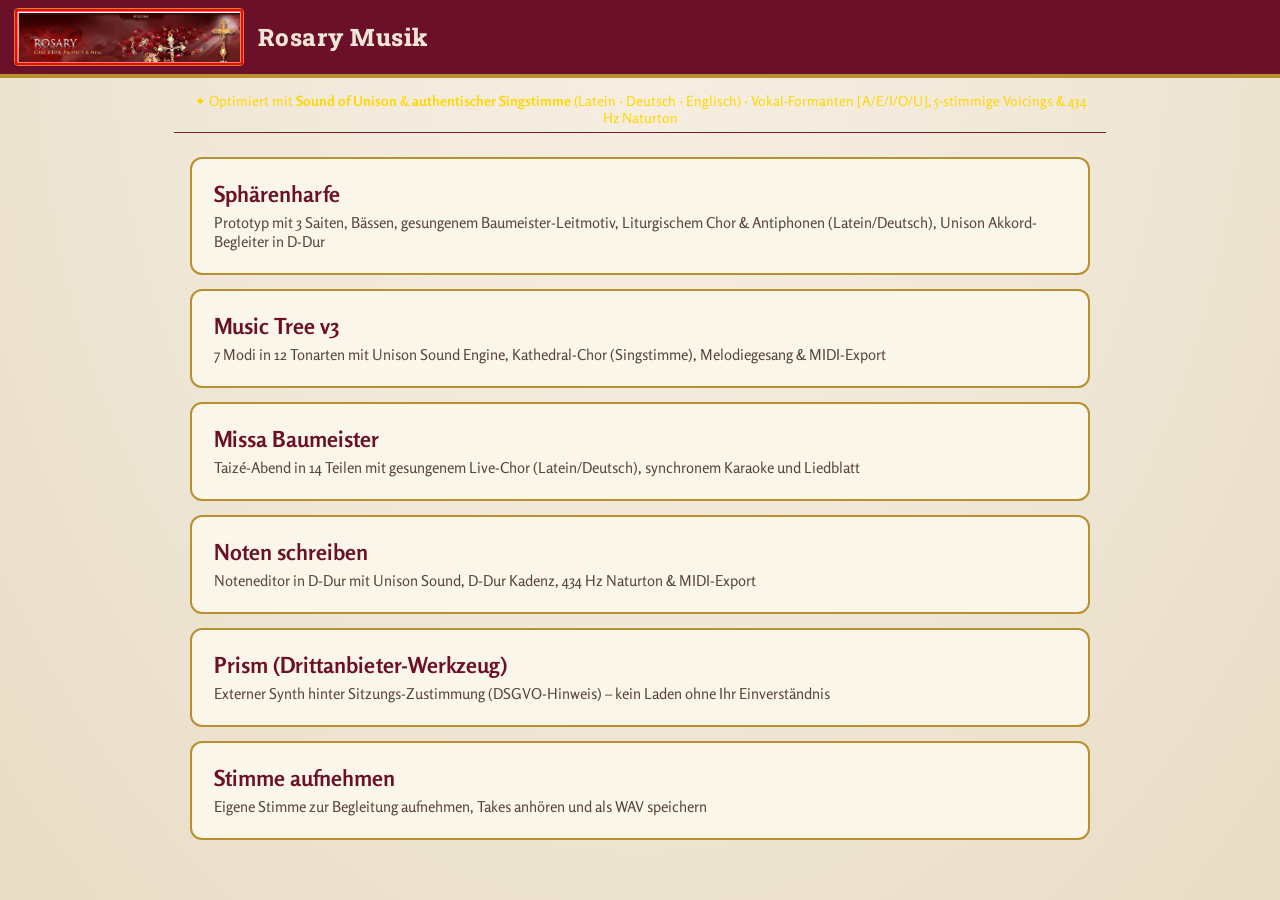
<file: index.html>
<!DOCTYPE html><html lang="de"><head><meta charset="UTF-8"><meta name="viewport" content="width=device-width,initial-scale=1"><meta name="theme-color" content="#6b1028">
<link rel="manifest" href="manifest.webmanifest"><link rel="icon" href="icon-192.png"><title>Rosary Musik</title>
<style>body{margin:0;background:#000;color:#fff;font-family:system-ui,sans-serif}header{background:#7B1E2B;border-bottom:3px solid #FFD700;padding:16px}
h1{margin:0;color:#FFD700;font-family:Rockwell,serif}main{max-width:900px;margin:0 auto;padding:16px;display:grid;gap:14px}
a.k{display:block;background:#111;border:2px solid #FFD700;border-radius:12px;padding:22px;color:#FFD700;text-decoration:none;font-size:22px;font-weight:bold}
a.k span{display:block;color:#fff;font-size:15px;font-weight:normal;margin-top:6px}</style><link rel="stylesheet" href="assets/theme.css"></head><body><div class="rm-top"><img src="assets/rosary-logo.png" alt="Rosary · Care 4 Life, Protect &amp; Heal"><span class="rm-title">Rosary Musik</span></div>
<div style="max-width:900px;margin:8px auto;padding:6px 16px;color:#FFD700;font-size:14px;text-align:center;border-bottom:1px solid #7B1E2B;">✦ Optimiert mit <strong>Sound of Unison</strong> &amp; <strong>authentischer Singstimme</strong> (Latein · Deutsch · Englisch) · Vokal-Formanten [A/E/I/O/U], 5-stimmige Voicings &amp; 434 Hz Naturton</div>
<main>
<a class="k" href="sphaerenharfe/">Sphärenharfe<span>Prototyp mit 3 Saiten, Bässen, gesungenem Baumeister-Leitmotiv, Liturgischem Chor &amp; Antiphonen (Latein/Deutsch), Unison Akkord-Begleiter in D-Dur</span></a>
<a class="k" href="music-tree/">Music Tree v3<span>7 Modi in 12 Tonarten mit Unison Sound Engine, Kathedral-Chor (Singstimme), Melodiegesang &amp; MIDI-Export</span></a>
<a class="k" href="messe/">Missa Baumeister<span>Taizé-Abend in 14 Teilen mit gesungenem Live-Chor (Latein/Deutsch), synchronem Karaoke und Liedblatt</span></a>
<a class="k" href="noten/">Noten schreiben<span>Noteneditor in D-Dur mit Unison Sound, D-Dur Kadenz, 434 Hz Naturton &amp; MIDI-Export</span></a>
<a class="k" href="prism/">Prism (Drittanbieter-Werkzeug)<span>Externer Synth hinter Sitzungs-Zustimmung (DSGVO-Hinweis) – kein Laden ohne Ihr Einverständnis</span></a>
<a class="k" href="stimme/">Stimme aufnehmen<span>Eigene Stimme zur Begleitung aufnehmen, Takes anhören und als WAV speichern</span></a>
</main><script>if("serviceWorker" in navigator&&location.protocol!=="file:")navigator.serviceWorker.register("service-worker.js");</script></body></html>
</file>
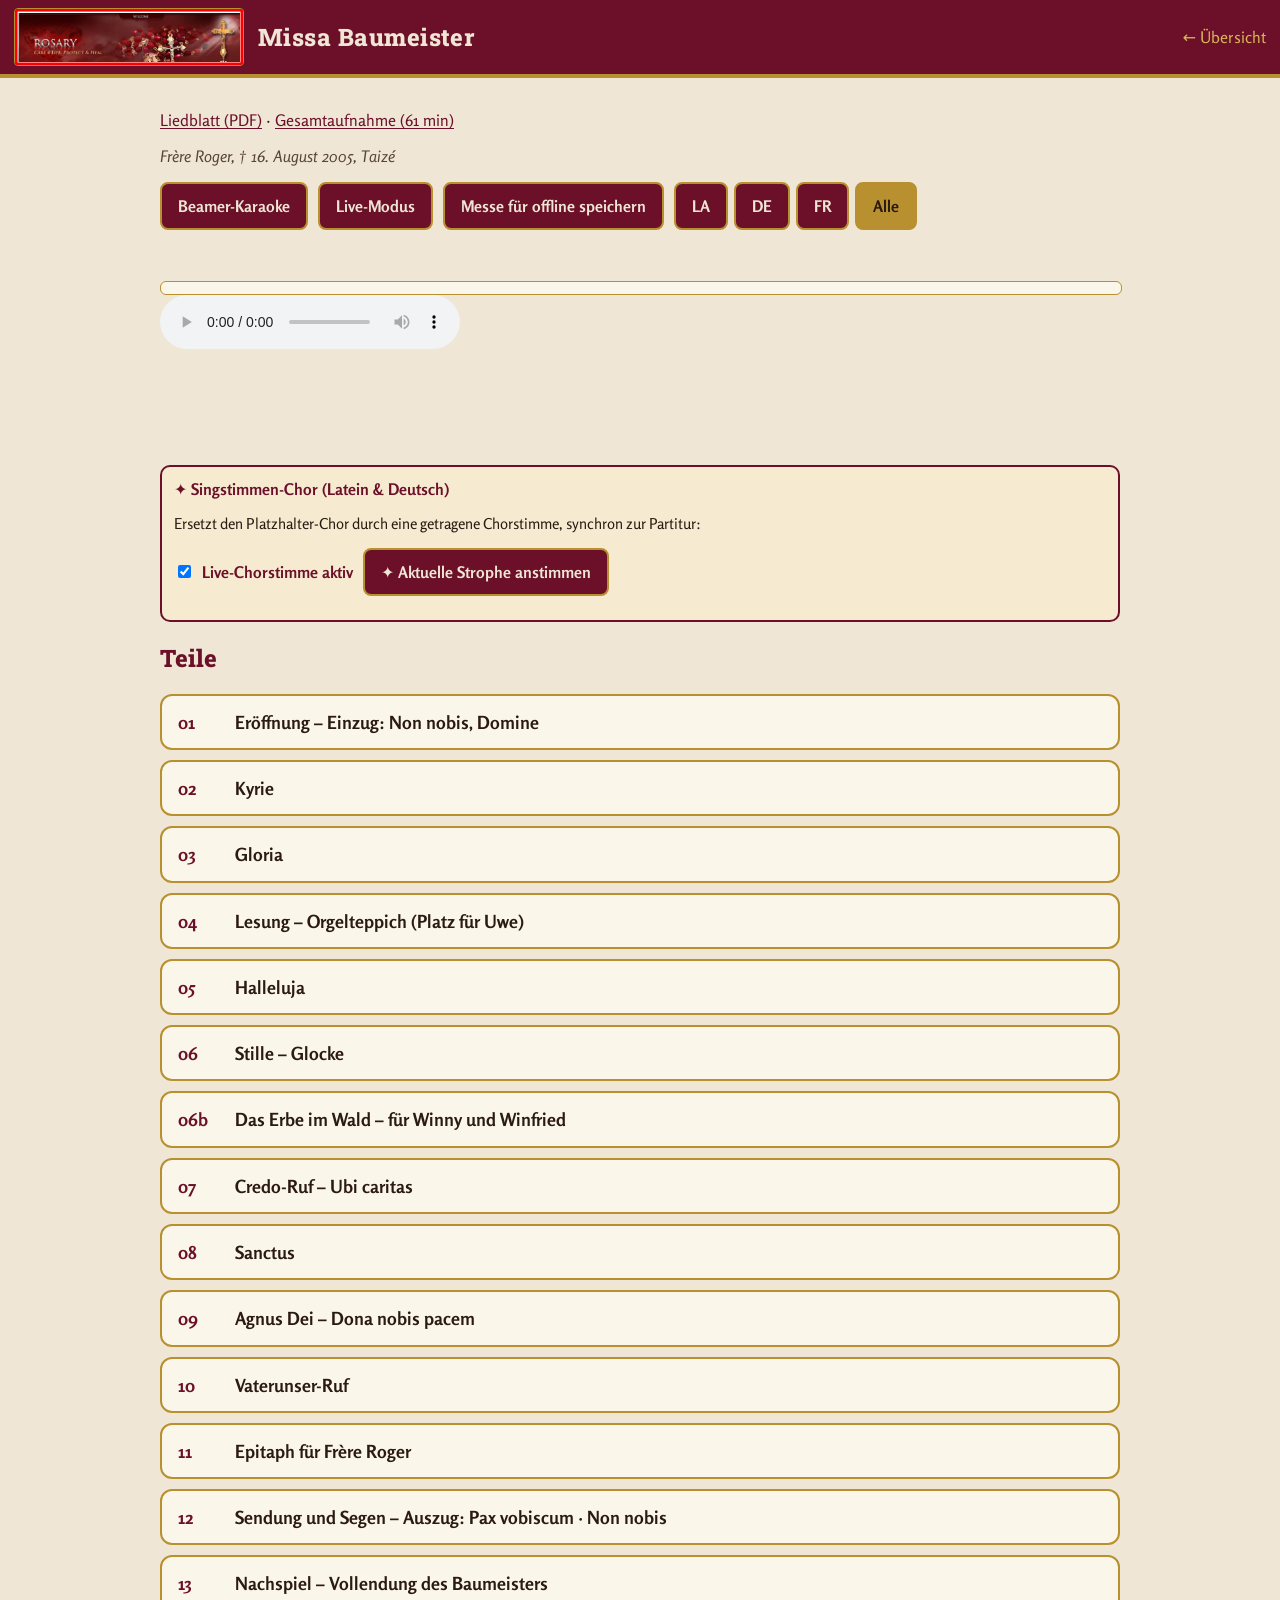
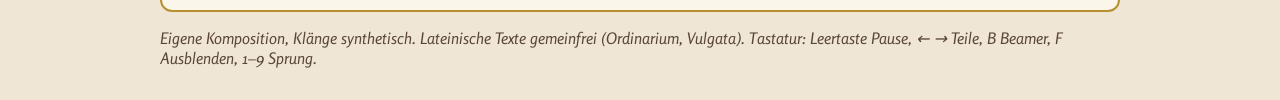
<file: messe/index.html>
<!DOCTYPE html>
<html lang="de">
<head>
<meta charset="UTF-8">
<meta name="viewport" content="width=device-width,initial-scale=1">
<meta name="theme-color" content="#6b1028">
<link rel="manifest" href="../manifest.webmanifest">
<link rel="icon" href="../icon-192.png">
<title>Missa Baumeister · Rosary Musik</title>
<link rel="stylesheet" href="../assets/theme.css">
<link rel="stylesheet" href="missa-live.css">
<script src="../assets/unison-sound.js"></script>
</head>
<body class="ml-page">
<div class="rm-top">
  <img src="../assets/rosary-logo.png" alt="Rosary">
  <span class="rm-title">Missa Baumeister</span>
  <a href="../">← Übersicht</a>
</div>
<main class="ml-main">
  <p><a href="messe-liedblatt.pdf">Liedblatt (PDF)</a> · <a href="audio/messe-gesamt-48k.mp3">Gesamtaufnahme (61 min)</a></p>
  <p id="wid" class="ml-hint"></p>

  <div class="ml-tools" role="toolbar" aria-label="Missa-Steuerung">
    <button type="button" id="btn-beamer" aria-label="Beamer-Vollbild mit Karaoke öffnen">Beamer-Karaoke</button>
    <button type="button" id="btn-live" aria-pressed="false" aria-label="Live-Modus ein- oder ausschalten">Live-Modus</button>
    <button type="button" id="btn-offline" aria-label="Messe inklusive Audio für Offline speichern">Messe für offline speichern</button>
    <div class="ml-lang" role="group" aria-label="Sprache der Karaoke-Zeilen">
      <button type="button" data-lang="la" aria-pressed="false" aria-label="Nur Latein">LA</button>
      <button type="button" data-lang="de" aria-pressed="false" aria-label="Nur Deutsch">DE</button>
      <button type="button" data-lang="fr" aria-pressed="false" aria-label="Nur Französisch">FR</button>
      <button type="button" data-lang="alle" aria-pressed="true" aria-label="Alle Sprachen">Alle</button>
    </div>
  </div>
  <p id="offline-status" class="ml-status" role="status" aria-live="polite"></p>
  <div class="ml-progress" role="progressbar" aria-valuemin="0" aria-valuemax="100" aria-valuenow="0" aria-label="Offline-Speicherfortschritt"><span id="offline-bar"></span></div>

  <audio id="au" controls preload="metadata" aria-label="Aktueller Messeteil"></audio>
  <div id="kara" class="karaoke" aria-live="polite"></div>
  <div id="kara-next" class="ml-hint" aria-hidden="true"></div>
  <div id="lineinfo" class="ml-hint"></div>

  <div class="ml-choir">
    <div class="tit">✦ Singstimmen-Chor (Latein &amp; Deutsch)</div>
    <p>Ersetzt den Platzhalter-Chor durch eine getragene Chorstimme, synchron zur Partitur:</p>
    <div class="ml-tools">
      <label><input type="checkbox" id="live-choir-toggle" checked> Live-Chorstimme aktiv</label>
      <button type="button" id="btn-solo-antiphon" aria-label="Aktuelle Strophe mit Unison-Chor anstimmen">✦ Aktuelle Strophe anstimmen</button>
    </div>
  </div>

  <h2>Teile</h2>
  <div id="list" role="list" aria-label="Messeteile"></div>
  <p class="ml-hint">Eigene Komposition, Klänge synthetisch. Lateinische Texte gemeinfrei (Ordinarium, Vulgata). Tastatur: Leertaste Pause, ← → Teile, B Beamer, F Ausblenden, 1–9 Sprung.</p>
</main>

<div id="live-bar" class="ml-live-bar" role="region" aria-label="Live-Modus">
  <button type="button" id="btn-prev" aria-label="Vorheriger Teil">◀</button>
  <button type="button" id="btn-pause" aria-label="Pause oder Weiter">Pause / Weiter</button>
  <button type="button" id="btn-fade" aria-label="Sanft ausblenden und stoppen">Ausblenden</button>
  <button type="button" id="btn-next" aria-label="Nächster Teil">▶</button>
  <span id="live-rest" class="ml-rest" aria-live="polite">Rest —:—</span>
  <div id="live-grid" class="ml-live-grid" aria-label="Schnellwahl Teile"></div>
</div>

<div id="beamer" class="ml-beamer" role="dialog" aria-modal="true" aria-hidden="true" aria-label="Beamer-Karaoke">
  <div class="ml-b-meta"><span id="b-teil"></span><span id="b-rest"></span></div>
  <div id="b-cur" class="ml-b-cur" aria-live="polite"></div>
  <div id="b-next" class="ml-b-next"></div>
  <div class="ml-beam-bar">
    <button type="button" id="b-pause" aria-label="Pause oder Weiter">Pause / Weiter</button>
    <button type="button" id="b-close" aria-label="Beamer schließen">Schließen (Esc)</button>
  </div>
</div>

<script src="missa-live.js"></script>
</body>
</html>
</file>
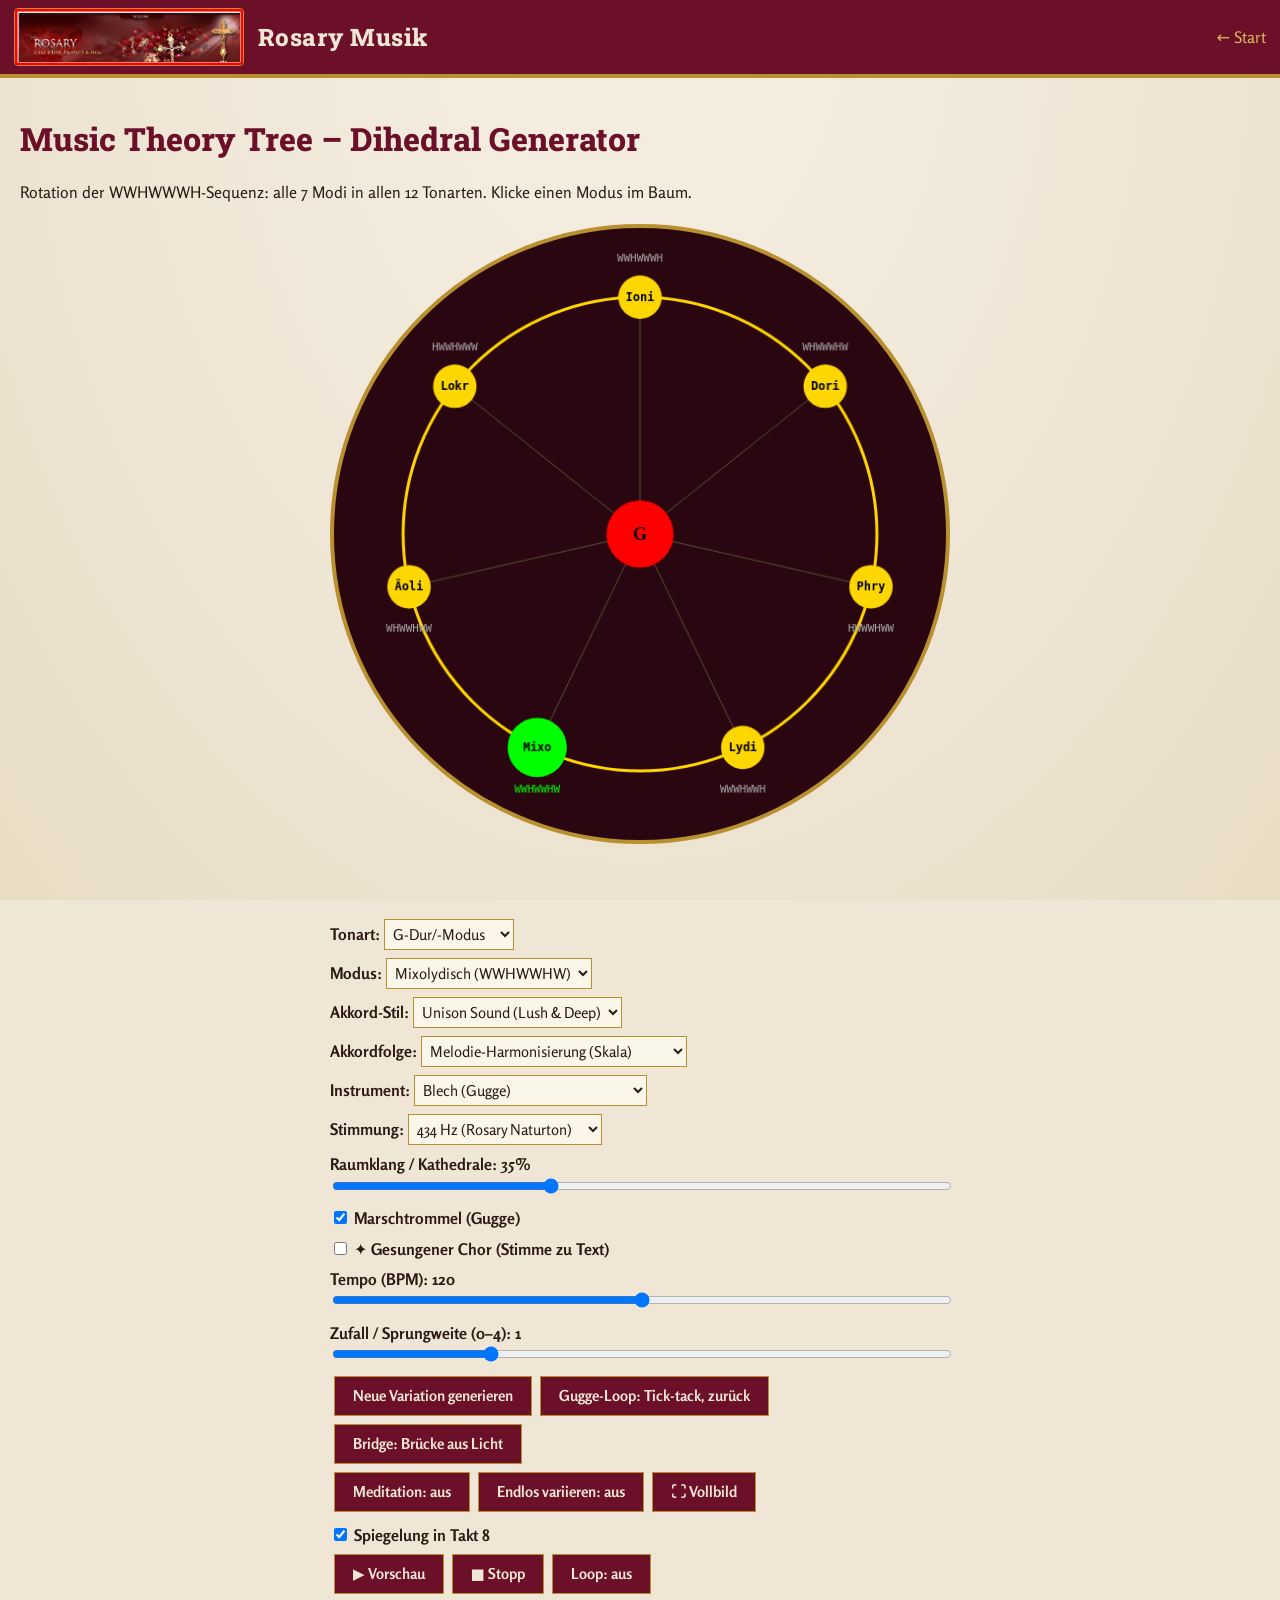
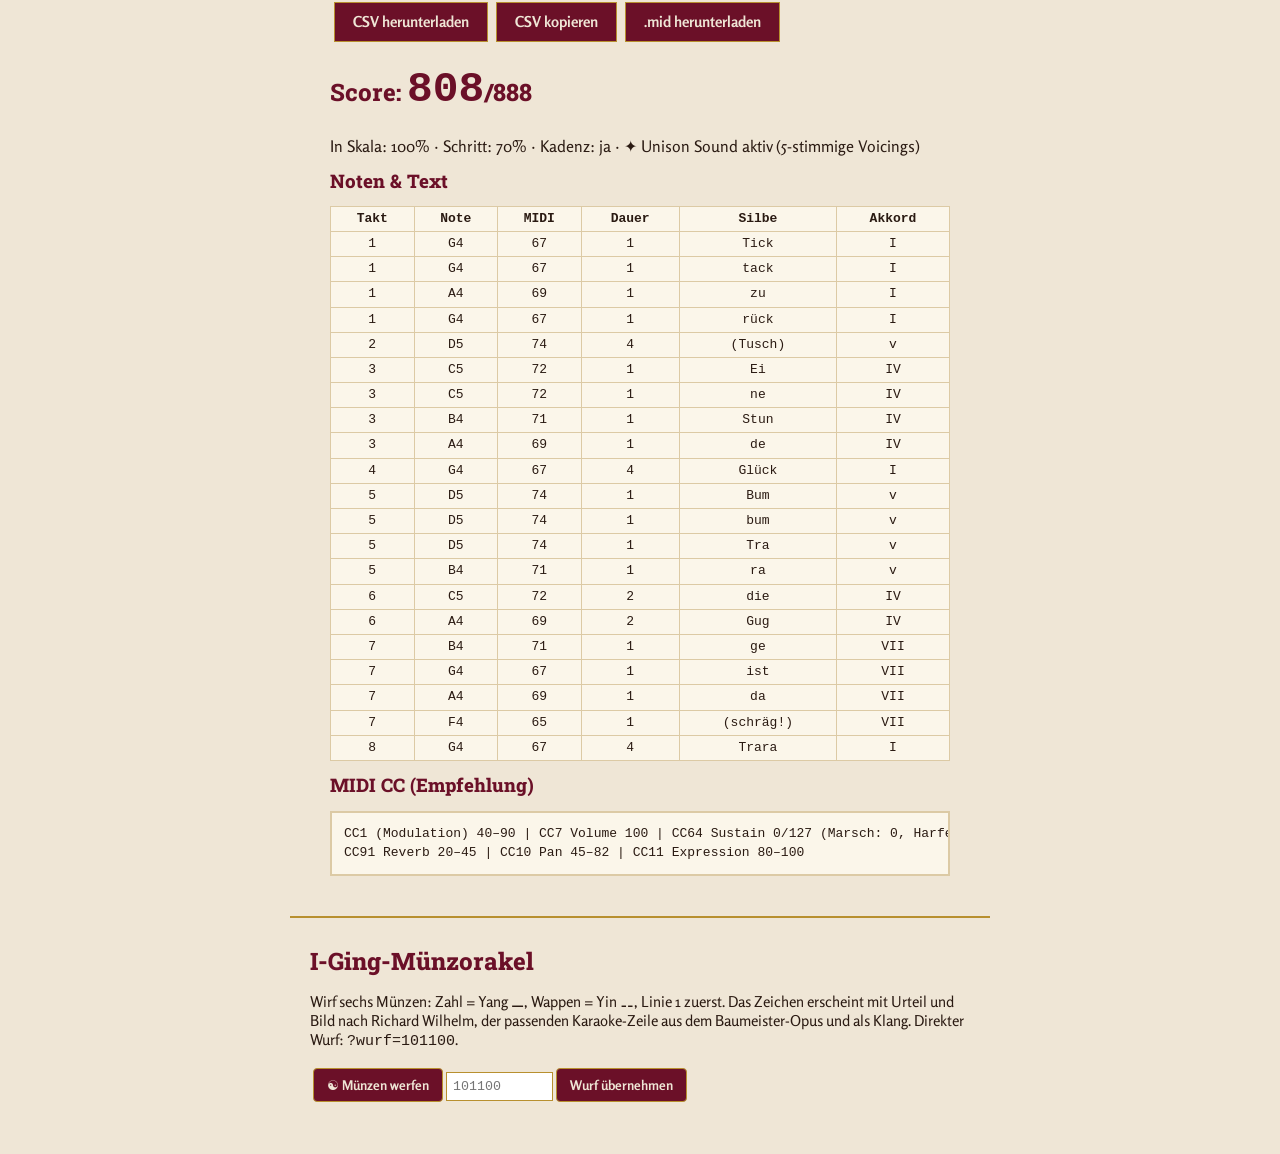
<file: music-tree/index.html>
<!DOCTYPE html><html lang="de"><head><meta charset="UTF-8"><meta name="viewport" content="width=device-width,initial-scale=1"><meta name="theme-color" content="#6b1028"><link rel="manifest" href="../manifest.webmanifest"><link rel="icon" href="../icon-192.png"><title>Music Tree v3</title><link rel="stylesheet" href="../assets/theme.css"><link rel="stylesheet" href="orakel/orakel.css"><link rel="stylesheet" href="orakel/orakel-sand.css"><script src="../assets/unison-sound.js"></script></head><body style="margin:0;background:#000"><div class="rm-top"><img src="../assets/rosary-logo.png" alt="Rosary · Care 4 Life, Protect &amp; Heal"><span class="rm-title">Rosary Musik</span><a href="../">← Start</a></div>
<!-- Music Tree v3 · für WordPress-Block "Individuelles HTML" · alles unter #mt3 gescoped -->
<div id="mt3"><style>#mt3{background:#000;color:#fff;font-family:Rosario,system-ui,sans-serif;margin:0;padding:20px}#mt3 h1,#mt3 h2,#mt3 h3{font-family:"Rockwell Extra Bold",Rockwell,serif;color:#FFD700}#mt3 #mt3-stage{position:relative;max-width:620px;margin:0 auto;background:#000}#mt3 #mt3-stage:fullscreen{max-width:none;display:flex;flex-direction:column;justify-content:center}#mt3 #mt3-stage:fullscreen .tree{max-width:90vh}#mt3 #mt3-lyric{text-align:center;font-family:"Rockwell Extra Bold",Rockwell,serif;color:#FFD700;font-size:1.4em;min-height:1.6em;opacity:0;transition:opacity 1.5s}#mt3 .tree{display:block;width:100%;max-width:620px;margin:20px auto;border:4px solid #FFD700;border-radius:50%;background:#111;cursor:pointer}#mt3 .controls{max-width:620px;margin:20px auto}#mt3 label{display:block;margin:8px 0 4px;font-weight:bold}#mt3 input[type=range]{width:100%}#mt3 select{background:#111;color:#FFD700;border:1px solid #FFD700;padding:4px}#mt3 .score{font-size:2.2em;color:#0F0;font-family:monospace}#mt3 pre{background:#111;padding:12px;overflow:auto;border:2px solid #444}#mt3 button{background:#FFD700;color:#000;border:none;padding:10px 18px;font-weight:bold;cursor:pointer;margin:4px}#mt3 button.on{background:#0F0}#mt3 table{border-collapse:collapse;width:100%;font-family:monospace}#mt3 td,#mt3 th{border:1px solid #444;padding:3px 6px;text-align:center}#mt3 th{color:#FFD700}#mt3{display:block;box-sizing:border-box;max-width:100%;text-align:left;line-height:1.4}#mt3 *{box-sizing:border-box}#mt3 p,#mt3 label{color:#fff}#mt3 canvas{height:auto;aspect-ratio:1/1}#mt3 button{font-size:15px;border-radius:0;text-transform:none;line-height:1.2;width:auto}#mt3 select{width:auto;max-width:100%;font-size:15px}#mt3 table td,#mt3 table th{color:#fff;background:#000}#mt3 h1,#mt3 h2,#mt3 h3{margin:.6em 0}#mt3 h1{font-size:2em}#mt3 h2{font-size:1.5em}#mt3 h3{font-size:1.17em}#mt3 table{border:0}#mt3 p{margin:.5em 0;font-size:16px}</style><h1>Music Theory Tree – Dihedral Generator</h1><p>Rotation der WWHWWWH-Sequenz: alle 7 Modi in allen 12 Tonarten. Klicke einen Modus im Baum.</p><div id="mt3-stage"><canvas id="mt3-treeCanvas" width="620" height="620" class="tree"></canvas><div id="mt3-lyric"></div></div><div class="controls"><label class="mt3-l">Tonart: <select id="mt3-keySelect"></select></label><label class="mt3-l">Modus: <select id="mt3-modeSelect"></select></label><label class="mt3-l">Akkord-Stil: <select id="mt3-chordStyle"><option value="unison">Unison Sound (Lush &amp; Deep)</option><option value="triad">Klassische Triaden</option></select></label><label class="mt3-l">Akkordfolge: <select id="mt3-unisonProg"><option value="auto">Melodie-Harmonisierung (Skala)</option><option value="0">Unison Basic 1 (I-iii-vi-IV6)</option><option value="1">Unison Basic 2 (IV-I-vim7-V)</option><option value="2">Unison Intermediate 1 (Cinematic)</option><option value="3">Unison Intermediate 2 (Ambient)</option><option value="4">Unison Advanced 1 (Neo-Soul 8 Takte)</option><option value="5">Unison Advanced 2 (Sacred 8 Takte)</option><option value="6">Unison Bonus Progression</option></select></label><label class="mt3-l">Instrument: <select id="mt3-instr"><option value="harfe">Unison Harfe (Stereo-Schimmer)</option><option value="unison_pad">Unison Pad (Lush Synth)</option><option value="glocke">Unison Glocke / E-Piano</option><option value="blech">Blech (Gugge)</option><option value="floete">Flöte</option><option value="chor">Kathedral-Chor (Singstimme)</option></select></label><label class="mt3-l">Stimmung: <select id="mt3-tuning"><option value="434">434 Hz (Rosary Naturton)</option><option value="432">432 Hz (Solfeggio)</option><option value="440">440 Hz (Konzert Standard)</option></select></label><label class="mt3-l">Raumklang / Kathedrale: <span id="mt3-spaceVal">35%</span><input type="range" id="mt3-space" min="0" max="100" value="35"></label><label class="mt3-l"><input type="checkbox" id="mt3-drums"> Marschtrommel (Gugge)</label><label class="mt3-l"><input type="checkbox" id="mt3-vocalChorus"> ✦ Gesungener Chor (Stimme zu Text)</label><label class="mt3-l">Tempo (BPM): <span id="mt3-tempoVal">120</span><input type="range" id="mt3-tempo" min="60" max="180" value="120"></label><label class="mt3-l">Zufall / Sprungweite (0–4): <span id="mt3-randVal">1</span><input type="range" id="mt3-rand" min="0" max="4" value="1"></label><button id="mt3-genBtn">Neue Variation generieren</button><button id="mt3-guggeBtn">Gugge-Loop: Tick-tack, zurück</button><button id="mt3-bridgeBtn">Bridge: Brücke aus Licht</button><br><button id="mt3-medBtn">Meditation: aus</button><button id="mt3-varBtn">Endlos variieren: aus</button><button id="mt3-fsBtn">⛶ Vollbild</button><label class="mt3-l"><input type="checkbox" id="mt3-mirror" checked=""> Spiegelung in Takt 8</label><button id="mt3-playBtn">▶ Vorschau</button><button id="mt3-stopBtn">■ Stopp</button><button id="mt3-loopBtn">Loop: aus</button><br><button id="mt3-csvBtn">CSV herunterladen</button><button id="mt3-copyBtn">CSV kopieren</button><button id="mt3-midBtn">.mid herunterladen</button><h2>Score: <span id="mt3-score" class="score">0</span>/888</h2><div id="mt3-scoreInfo"></div><h3>Noten &amp; Text</h3><table id="mt3-tbl"></table><h3>MIDI CC (Empfehlung)</h3><pre>CC1 (Modulation) 40–90 | CC7 Volume 100 | CC64 Sustain 0/127 (Marsch: 0, Harfe: 127)
CC91 Reverb 20–45 | CC10 Pan 45–82 | CC11 Expression 80–100</pre></div><script>
(function(){
// ===== Theorie (pure, node-testbar) =====
const KEYS=[["C",0],["Cis",1],["D",2],["Es",3],["E",4],["F",5],["Fis",6],["G",7],["As",8],["A",9],["B",10],["H",11]];
const MODES=[["Ionisch","WWHWWWH"],["Dorisch","WHWWWHW"],["Phrygisch","HWWWHWW"],["Lydisch","WWWHWWH"],["Mixolydisch","WWHWWHW"],["Äolisch","WHWWHWW"],["Lokrisch","HWWHWWW"]];
const NN=["C","C#","D","D#","E","F","F#","G","G#","A","A#","B"];
function scaleOffsets(pat){const o=[0];for(let i=0;i<6;i++)o.push(o[i]+(pat[i]==="W"?2:1));return o;}
function degreeToMidi(root,pat,deg){const o=scaleOffsets(pat);const oct=Math.floor(deg/7),d=((deg%7)+7)%7;return 60+root+12*oct+o[d];}
function inScale(root,pat,m){return scaleOffsets(pat).includes(((m-root)%12+12)%12);}
function noteName(m){return NN[m%12]+(Math.floor(m/12)-1);}
function nameToMidi(s){const r=s.match(/^([A-G]#?)(-?\d)$/);return NN.indexOf(r[1])+12*(+r[2]+1);}
function triad(root,pat,deg){return [0,2,4].map(i=>degreeToMidi(root,pat,deg+i)-12);}
const ROMAN=["I","II","III","IV","V","VI","VII"];
function chordName(root,pat,deg){const t=triad(root,pat,deg);const a=t[1]-t[0],b=t[2]-t[0];let r=ROMAN[deg];if(a===3&&b===6)return r.toLowerCase()+"°";return a===3?r.toLowerCase():r;}
function rng(seed){let s=seed>>>0||1;return()=>{s^=s<<13;s^=s>>>17;s^=s<<5;return((s>>>0)%100000)/100000;};}
// Melodie: 8 Takte, Schrittgewichteter Random Walk auf Skalenstufen
function generateMelody(root,pat,rand,rnd){rnd=rnd||Math.random;const prog=[0,3,4,0,3,0,4,0];const notes=[];let deg=4;
 const rhythms=[[1,1,1,1],[2,1,1],[1,1,2],[2,2],[4]];
 for(let bar=0;bar<8;bar++){let r=bar===7?[4]:rhythms[Math.floor(rnd()*rhythms.length)];
  r.forEach((dur,i)=>{if(bar===7){deg=7*Math.round(deg/7);}else{
    const maxLeap=1+rand;let step;const x=rnd();
    if(x<0.6)step=rnd()<0.5?-1:1;else if(x<0.75)step=0;else step=(rnd()<0.5?-1:1)*(1+Math.floor(rnd()*maxLeap));
    deg+=step;if(deg<-3)deg=-1;if(deg>10)deg=8;}
   notes.push({bar:bar+1,midi:degreeToMidi(root,pat,deg),dur,syl:"",chord:prog[bar]});});}
 return notes;}
function scoreOf(notes,root){if(!notes.length)return{total:0};const pat=state.pattern;
 const inS=notes.filter(n=>inScale(root,pat,n.midi)).length/notes.length;
 let st=0;for(let i=1;i<notes.length;i++)if(Math.abs(notes[i].midi-notes[i-1].midi)<=2)st++;const step=notes.length>1?st/(notes.length-1):1;
 const cad=((notes[notes.length-1].midi-root)%12+12)%12===0?1:0;
 const total=Math.round(888*(0.5*inS+0.3*step+0.2*cad));return{total,inS,step,cad};}
const GUGGE=[[1,"G4",1,"Tick"],[1,"G4",1,"tack"],[1,"A4",1,"zu"],[1,"G4",1,"rück"],[2,"D5",4,"(Tusch)"],[3,"C5",1,"Ei"],[3,"C5",1,"ne"],[3,"B4",1,"Stun"],[3,"A4",1,"de"],[4,"G4",4,"Glück"],[5,"D5",1,"Bum"],[5,"D5",1,"bum"],[5,"D5",1,"Tra"],[5,"B4",1,"ra"],[6,"C5",2,"die"],[6,"A4",2,"Gug"],[7,"B4",1,"ge"],[7,"G4",1,"ist"],[7,"A4",1,"da"],[7,"F4",1,"(schräg!)"],[8,"G4",4,"Trara"]];
const GUGGE_CH=[0,4,3,0,4,3,6,0];// I V IV I V IV bVII I (mixolydisch)
const BRIDGE=[[1,"G4",1,"Über dem Teich"],[1,"A4",1,""],[1,"B4",1,""],[1,"A4",1,""],[2,"G4",2,"eine Brücke aus Licht,"],[2,"A4",2,""],
[3,"B4",1,"Rosenkranz, Ringwald,"],[3,"C5",1,""],[3,"D5",1,""],[3,"C5",1,""],[4,"B4",4,"wir fürchten uns nicht."],
[5,"A4",1,"Die Stunde, die schenkt uns"],[5,"B4",1,""],[5,"C5",1,""],[5,"B4",1,""],[6,"A4",2,"die Nacht ganz still,"],[6,"G4",2,""],
[7,"F4",1,"der Hain hält den Atem,"],[7,"G4",1,""],[7,"A4",1,""],[7,"F4",1,""],[8,"G4",4,"wie Gott es will."]];
const BRIDGE_CH=[0,4,2,4,3,0,6,0];
function bridgeNotes(){return BRIDGE.map(([b,n,d,s])=>({bar:b,midi:nameToMidi(n),dur:d,syl:s,chord:BRIDGE_CH[b-1]}));}
function degreeOf(root,pat,m){return scaleOffsets(pat).indexOf(((m-root)%12+12)%12);}
function guggeNotes(){return GUGGE.map(([b,n,d,s])=>({bar:b,midi:nameToMidi(n),dur:d,syl:s,chord:GUGGE_CH[b-1]}));}
function toCSV(notes,root,pat){return "Takt,Note,MIDI,Dauer,Silbe,Akkord\n"+notes.map(n=>[n.bar,noteName(n.midi),n.midi,n.dur,n.syl,chordName(root,pat,n.chord)].join(",")).join("\n");}
// ===== MIDI-Writer (SMF Typ 1) =====
function vlq(n){const b=[n&0x7f];while(n>>=7)b.unshift((n&0x7f)|0x80);return b;}
function u32(n){return[(n>>>24)&255,(n>>16)&255,(n>>8)&255,n&255];}
function track(events){// events: [tick,bytes]
 events.sort((a,b)=>a[0]-b[0]||(a[2]||0)-(b[2]||0));let d=[],last=0;
 events.forEach(([t,by])=>{d.push(...vlq(t-last),...by);last=t;});d.push(0,0xFF,0x2F,0);
 return[0x4D,0x54,0x72,0x6B,...u32(d.length),...d];}
function buildMidi(notes,root,pat,bpm){const TPQ=480,us=Math.round(60000000/bpm);
 const t0=track([[0,[0xFF,0x51,3,(us>>16)&255,(us>>8)&255,us&255]],[0,[0xFF,0x58,4,4,2,24,8]]]);
 let ev=[[0,[0xC0,56]],[0,[0xB0,7,100]],[0,[0xB0,91,30]]],t=0;
 notes.forEach(n=>{ev.push([t,[0x90,n.midi,100],1]);t+=n.dur*TPQ;ev.push([t,[0x80,n.midi,0],0]);});
 const t1=track(ev);let ce=[[0,[0xC1,61]],[0,[0xB1,7,85]]];
 for(let b=1;b<=8;b++){const s=(b-1)*4*TPQ,e=b*4*TPQ;
  getChordVoicing(b).forEach((m,idx)=>{const vel=(idx===0)?88:70;ce.push([s,[0x91,m,vel],1]);ce.push([e,[0x81,m,0],0]);});}
 const t2=track(ce);return new Uint8Array([0x4D,0x54,0x68,0x64,0,0,0,6,0,1,0,3,TPQ>>8,TPQ&255,...t0,...t1,...t2]);}
if(typeof module!=="undefined")module.exports={bridgeNotes,degreeOf,KEYS,MODES,scaleOffsets,degreeToMidi,inScale,generateMelody,guggeNotes,buildMidi,toCSV,triad,chordName,rng,nameToMidi,vlq};
var state={root:7,mode:4,pattern:"WWHWWHW",notes:[]};
// ===== UI =====
if(typeof document!=="undefined"){
const $=id=>document.getElementById("mt3-"+id);const canvas=$("treeCanvas"),ctx=canvas.getContext("2d");
KEYS.forEach(([n,v])=>$("keySelect").add(new Option(n+"-Dur/-Modus",v)));MODES.forEach(([n],i)=>$("modeSelect").add(new Option(n+" ("+MODES[i][1]+")",i)));
function sync(){state.root=+$("keySelect").value;state.mode=+$("modeSelect").value;state.pattern=MODES[state.mode][1];}
function pos(i){const a=(i*360/7-90)*Math.PI/180;return[310+Math.cos(a)*240,310+Math.sin(a)*240];}
const V={rot:0,mirror:1,pulse:0,act:null,chord:[],parts:[],ev:[],bar:0};
function vpos(d){const a=((d*360/7)*V.mirror-90+V.rot)*Math.PI/180;return[310+Math.cos(a)*240,310+Math.sin(a)*240];}
function drawTree(){if(V.anim)return drawAnim();drawStatic();}
function drawAnim(){ctx.clearRect(0,0,620,620);const p=V.pulse;ctx.save();ctx.translate(310,310);ctx.scale(1+0.03*p,1+0.03*p);ctx.translate(-310,-310);
 ctx.strokeStyle="#FFD700";ctx.lineWidth=3+6*p;ctx.shadowColor="#FFD700";ctx.shadowBlur=20*p;ctx.beginPath();ctx.arc(310,310,240,0,7);ctx.stroke();ctx.shadowBlur=0;
 V.chord.forEach(d=>{const[x,y]=vpos(d);ctx.strokeStyle="rgba(0,255,120,0.45)";ctx.lineWidth=4;ctx.beginPath();ctx.arc(x,y,34+8*p,0,7);ctx.stroke();});
 if(V.act){const[x,y]=vpos(V.act.d),g=Math.min(1,V.act.grow);const ex=310+(x-310)*g,ey=310+(y-310)*g;
  ctx.strokeStyle="#FFD700";ctx.lineWidth=6;ctx.shadowColor="#0F0";ctx.shadowBlur=25;ctx.beginPath();ctx.moveTo(310,310);ctx.quadraticCurveTo(310+(y-310)*0.25+(x-310)*0.5,310-(x-310)*0.25+(y-310)*0.5,ex,ey);ctx.stroke();
  ctx.fillStyle="#7f7";ctx.beginPath();ctx.ellipse(ex,ey,14,8,Math.atan2(ey-310,ex-310),0,7);ctx.fill();ctx.shadowBlur=0;}
 ctx.font="bold 12px monospace";ctx.textAlign="center";const nm=["1","2","3","4","5","6","7"];
 for(let d=0;d<7;d++){const[x,y]=vpos(d),on=V.act&&V.act.d===d;ctx.fillStyle=on?"#0F0":"#FFD700";ctx.beginPath();ctx.arc(x,y,on?28:20,0,7);ctx.fill();ctx.fillStyle="#000";ctx.fillText(nm[d]+" "+noteName(60+state.root+scaleOffsets(state.pattern)[d]).replace(/-?\d$/,""),x,y+4);}
 ctx.fillStyle="#FF0000";ctx.beginPath();ctx.arc(310,310,34+6*p,0,7);ctx.fill();ctx.fillStyle="#000";ctx.font="bold 15px Rockwell";ctx.fillText(KEYS[state.root][0]+" "+MODES[state.mode][0].slice(0,4),310,316);
 V.parts.forEach(q=>{ctx.fillStyle=q.c;ctx.globalAlpha=Math.max(0,q.l);ctx.fillRect(q.x,q.y,4,4);});ctx.globalAlpha=1;ctx.restore();}
function drawStatic(){ctx.clearRect(0,0,620,620);ctx.strokeStyle="#FFD700";ctx.lineWidth=3;ctx.beginPath();ctx.arc(310,310,240,0,7);ctx.stroke();
 const off=scaleOffsets(state.pattern);ctx.strokeStyle="#553";ctx.lineWidth=1;
 for(let i=0;i<7;i++){const[x,y]=pos(i);ctx.beginPath();ctx.moveTo(310,310);ctx.lineTo(x,y);ctx.stroke();}
 ctx.fillStyle="#FF0000";ctx.beginPath();ctx.arc(310,310,34,0,7);ctx.fill();ctx.fillStyle="#000";ctx.font="bold 18px Rockwell";ctx.textAlign="center";
 ctx.fillText(KEYS[state.root][0],310,316);
 MODES.forEach(([m,p],i)=>{const[x,y]=pos(i),sel=i===state.mode;ctx.fillStyle=sel?"#0F0":"#FFD700";ctx.beginPath();ctx.arc(x,y,sel?30:22,0,7);ctx.fill();
  ctx.fillStyle="#000";ctx.font="bold 12px monospace";ctx.fillText(m.slice(0,4),x,y+4);ctx.fillStyle=sel?"#0F0":"#aaa";ctx.font="11px monospace";ctx.fillText(p,x,y+(y<310?-36:46));});}
canvas.addEventListener("click",e=>{const r=canvas.getBoundingClientRect(),x=(e.clientX-r.left)*620/r.width,y=(e.clientY-r.top)*620/r.height;
 MODES.forEach((_,i)=>{const[px,py]=pos(i);if(Math.hypot(px-x,py-y)<34){$("modeSelect").value=i;generate();}});});

function getChordVoicing(b){
  const nb=state.notes.find(n=>n.bar===b);
  const chordDeg=nb?nb.chord:0;
  const chordStyle=$("chordStyle")?$("chordStyle").value:"unison";
  const unisonProg=$("unisonProg")?$("unisonProg").value:"auto";
  if(window.UnisonData&&chordStyle==="unison"){
    if(unisonProg!=="auto"){
      const progs=window.UnisonData.getProgressions(state.root,state.mode);
      const pIdx=parseInt(unisonProg,10);
      if(progs&&progs[pIdx]&&progs[pIdx].steps.length){
        const step=progs[pIdx].steps[(b-1)%progs[pIdx].steps.length];
        return step.notes;
      }
    }
    return window.UnisonData.getVoicing(state.root,state.mode,chordDeg,()=>triad(state.root,state.pattern,chordDeg));
  }
  return triad(state.root,state.pattern,chordDeg);
}
function getChordLabel(deg,b){
  const chordStyle=$("chordStyle")?$("chordStyle").value:"unison";
  const unisonProg=$("unisonProg")?$("unisonProg").value:"auto";
  if(window.UnisonData&&chordStyle==="unison"){
    if(unisonProg!=="auto"){
      const progs=window.UnisonData.getProgressions(state.root,state.mode);
      const pIdx=parseInt(unisonProg,10);
      if(progs&&progs[pIdx]){
        return progs[pIdx].title.replace(/^\d+\s*-\s*[^-]+-\s*/,"");
      }
    }
    const name=window.UnisonData.getChordName(state.root,state.mode,deg);
    if(name)return name;
  }
  return chordName(state.root,state.pattern,deg);
}
function render(){drawTree();const sc=scoreOf(state.notes,state.root);$("score").textContent=sc.total;
 const isUnison=$("chordStyle")&&$("chordStyle").value==="unison";
 $("scoreInfo").textContent=`In Skala: ${Math.round(sc.inS*100)}% · Schritt: ${Math.round(sc.step*100)}% · Kadenz: ${sc.cad?"ja":"nein"}`+(isUnison?" · ✦ Unison Sound aktiv (5-stimmige Voicings)":"");
 $("tbl").innerHTML="<tr><th>Takt</th><th>Note</th><th>MIDI</th><th>Dauer</th><th>Silbe</th><th>Akkord</th></tr>"+state.notes.map(n=>`<tr><td>${n.bar}</td><td>${noteName(n.midi)}</td><td>${n.midi}</td><td>${n.dur}</td><td>${n.syl}</td><td>${getChordLabel(n.chord,n.bar)}</td></tr>`).join("");}
function generate(){sync();state.notes=generateMelody(state.root,state.pattern,+$("rand").value);render();}
$("genBtn").onclick=generate;["keySelect","modeSelect","rand"].forEach(id=>$(id).addEventListener("input",()=>{$("randVal").textContent=$("rand").value;generate();}));
$("tempo").addEventListener("input",()=>$("tempoVal").textContent=$("tempo").value);
$("guggeBtn").onclick=()=>{$("keySelect").value=7;$("modeSelect").value=4;$("tempo").value=120;$("tempoVal").textContent=120;$("instr").value="blech";$("drums").checked=true;sync();state.notes=guggeNotes();render();};
["chordStyle","unisonProg","tuning"].forEach(id=>{if($(id))$(id).addEventListener("change",()=>{if(id==="tuning"&&window.UnisonAudio){UnisonAudio.setTuning(parseFloat($(id).value));}render();});});
if($("space")){$("space").addEventListener("input",()=>{$("spaceVal").textContent=$("space").value+"%";if(window.UnisonAudio){UnisonAudio.setSpace(parseFloat($("space").value)/100);}});}
// Audio
let ac=null,loop=false,timer=null,nodes=[];
let med=false,vary=false,bus=null;
function out(){if(!bus){bus=ac.createGain();bus.connect(ac.destination);const dl=ac.createDelay(2),fb=ac.createGain(),wet=ac.createGain();dl.delayTime.value=0.33;fb.gain.value=0.55;wet.gain.value=0.5;
 bus.connect(dl);dl.connect(fb);fb.connect(dl);dl.connect(wet);wet.connect(ac.destination);bus.wet=wet;}bus.wet.gain.value=med?0.6:0.12;return bus;}
function voice(t,m,dur,vol){const i=$("instr").value,o=ac.createOscillator(),g=ac.createGain();o.frequency.value=440*Math.pow(2,(m-69)/12);
 if(i==="harfe"){o.type="triangle";g.gain.setValueAtTime(vol,t);g.gain.exponentialRampToValueAtTime(0.001,t+(med?dur*2.5+1:Math.min(dur,1.2)));}
 else if(i==="blech"){o.type="sawtooth";const f=ac.createBiquadFilter();f.type="lowpass";f.frequency.value=1400;f.Q.value=2;o.connect(f);f.connect(g);
  g.gain.setValueAtTime(0,t);g.gain.linearRampToValueAtTime(vol,t+0.03);g.gain.setValueAtTime(vol*0.8,t+dur*0.85);g.gain.linearRampToValueAtTime(0,t+dur);}
 else{o.type="sine";g.gain.setValueAtTime(0,t);g.gain.linearRampToValueAtTime(vol*1.4,t+0.06);g.gain.linearRampToValueAtTime(0,t+dur);}
 if(i!=="blech")o.connect(g);g.connect(out());o.start(t);o.stop(t+(med?dur*2.5+1.1:dur+0.05));nodes.push(o);}
function drum(t,snare){if(snare){const b=ac.createBuffer(1,ac.sampleRate*0.15,ac.sampleRate),d=b.getChannelData(0);for(let i=0;i<d.length;i++)d[i]=(Math.random()*2-1)*(1-i/d.length);
 const s=ac.createBufferSource(),g=ac.createGain(),f=ac.createBiquadFilter();f.type="highpass";f.frequency.value=1500;s.buffer=b;g.gain.value=0.25;s.connect(f);f.connect(g);g.connect(ac.destination);s.start(t);nodes.push(s);}
 else{const o=ac.createOscillator(),g=ac.createGain();o.frequency.setValueAtTime(120,t);o.frequency.exponentialRampToValueAtTime(40,t+0.2);g.gain.setValueAtTime(0.6,t);g.gain.exponentialRampToValueAtTime(0.001,t+0.25);o.connect(g);g.connect(ac.destination);o.start(t);o.stop(t+0.3);nodes.push(o);}}
function play(){ac=ac||new(window.AudioContext||window.webkitAudioContext)();
 if(window.UnisonAudio){UnisonAudio.init(ac);if($("tuning"))UnisonAudio.setTuning(parseFloat($("tuning").value));if($("space"))UnisonAudio.setSpace(parseFloat($("space").value)/100);}
 stop(true);const spb=60/+$("tempo").value,t0=ac.currentTime+0.1;let t=t0;V.ev=[];V.t0=t0;V.spb=spb;V.anim=true;const instr=$("instr").value;
 state.notes.forEach(n=>{
  if(window.UnisonAudio){
   var vn;
   if(instr==="chor"&&typeof UnisonAudio.singNote==="function"){
    var vw=(window.UnisonChoir)?UnisonChoir.detectVowel(n.syl||"a"):"a";
    vn=UnisonAudio.singNote(t,n.midi,n.dur*spb*0.96,vw,0.30,0.1);
   }else{
    vn=UnisonAudio.playVoice(t,n.midi,n.dur*spb*0.95,0.22,instr,0.1);
   }
   nodes.push.apply(nodes,vn);
  }
  else{voice(t,n.midi,n.dur*spb*0.95,0.12);}
  V.ev.push({t,type:"n",d:degreeOf(state.root,state.pattern,n.midi),dur:n.dur*spb,bar:n.bar});t+=n.dur*spb;});
 for(let b=0;b<8;b++){const c=(state.notes.find(n=>n.bar===b+1)||{chord:0}).chord;V.ev.push({t:t0+b*4*spb,type:"c",ds:[0,2,4].map(i=>(c+i)%7),bar:b+1});
  for(let q=0;q<4;q++){V.ev.push({t:t0+(b*4+q)*spb,type:"beat"});if($("drums").checked){V.ev.push({t:t0+(b*4+q)*spb,type:"d"});if(q===3)V.ev.push({t:t0+(b*4+q+0.5)*spb,type:"d"});}}}
 V.ev.sort((a,b)=>a.t-b.t);V.end=t;
 for(let b=1;b<=8;b++){const chNotes=getChordVoicing(b),chordTime=t0+(b-1)*4*spb,chordDur=4*spb*0.96;
  if(window.UnisonAudio){const chInstr=(instr==="blech"||instr==="floete")?"unison_pad":instr;const cn=UnisonAudio.playChord(chordTime,chNotes,chordDur,0.08,chInstr);nodes.push.apply(nodes,cn);}
  else{chNotes.forEach(m=>voice(chordTime,m,chordDur,0.04));}
  if($("drums").checked)for(let q=0;q<4;q++){drum(t0+((b-1)*4+q)*spb,q%2===1);if(q===3)drum(t0+((b-1)*4+q+0.5)*spb,true);}}
 timer=setTimeout(()=>{if(loop){if(vary){sync();state.notes=generateMelody(state.root,state.pattern,+$("rand").value);render();}play();}else V.anim=false;},(t-t0)*1000+50);}
function stop(keepLoop){V.anim=!!keepLoop&&V.anim;$("lyric").style.opacity=0;V.act=null;V.chord=[];clearTimeout(timer);nodes.forEach(n=>{try{n.stop();}catch(e){}});nodes=[];V.parts=[];V.pulse=0;V.mirror=1;if(!V.anim)drawStatic();}
function lyricFor(b){const ns=state.notes.filter(n=>n.bar===b);return ns.map(n=>n.syl).filter(Boolean).join(" ");}
function frame(){requestAnimationFrame(frame);const now=ac?ac.currentTime:0;V.pulse*=0.9;
 if(V.anim){while(V.ev.length&&V.ev[0].t<=now){const e=V.ev.shift();
  if(e.type==="beat")V.pulse=1;else if(e.type==="n"){V.act={d:e.d,grow:0,dur:e.dur};}
  else if(e.type==="c"){V.chord=e.ds;V.bar=e.bar;V.mirror=(e.bar===8&&$("mirror").checked)?-1:1;const L=$("lyric");L.style.opacity=0;const txt=lyricFor(e.bar);
   if(txt&&$("vocalChorus")&&$("vocalChorus").checked&&window.UnisonChoir){
    var bNotes=state.notes.filter(function(n){return n.bar===e.bar;});
    var bSyls=bNotes.map(function(n){return n.syl;}).filter(Boolean);
    if(bSyls.length){UnisonChoir.singLineMelody(bSyls,bNotes.map(function(n){return n.midi;}),bNotes.map(function(n){return n.dur*V.spb;}),e.t,"de");}
    else{UnisonChoir.speak(txt,"de");}
   }
   setTimeout(()=>{L.textContent=txt;L.style.opacity=1;},med?600:150);}
  else if(e.type==="d"){for(let i=0;i<18;i++){const a=Math.random()*7,v=2+Math.random()*4;V.parts.push({x:310,y:310,vx:Math.cos(a)*v,vy:Math.sin(a)*v,l:1,c:Math.random()<0.5?"#FFD700":"#0F0"});}}}
  V.rot+=med?0.08:0.25;if(V.act)V.act.grow+=1/Math.max(6,V.act.dur*30);}
 V.parts.forEach(q=>{q.x+=q.vx;q.y+=q.vy;q.l-=0.02;});V.parts=V.parts.filter(q=>q.l>0);
 if(V.anim||V.parts.length||V.pulse>0.01)drawTree();}
requestAnimationFrame(frame);
$("bridgeBtn").onclick=()=>{$("keySelect").value=7;$("modeSelect").value=4;$("tempo").value=60;$("tempoVal").textContent=60;$("instr").value="harfe";$("drums").checked=false;sync();state.notes=bridgeNotes();render();};
$("medBtn").onclick=()=>{med=!med;$("medBtn").textContent="Meditation: "+(med?"an":"aus");$("medBtn").classList.toggle("on",med);if(med){$("tempo").value=60;$("tempoVal").textContent=60;$("instr").value="harfe";$("drums").checked=false;}};
$("varBtn").onclick=()=>{vary=!vary;if(vary&&!loop)$("loopBtn").onclick();$("varBtn").textContent="Endlos variieren: "+(vary?"an":"aus");$("varBtn").classList.toggle("on",vary);};
$("fsBtn").onclick=()=>{const st=$("stage");document.fullscreenElement?document.exitFullscreen():st.requestFullscreen&&st.requestFullscreen();};
$("playBtn").onclick=play;$("stopBtn").onclick=()=>stop();
$("loopBtn").onclick=()=>{loop=!loop;$("loopBtn").textContent="Loop: "+(loop?"an":"aus");$("loopBtn").classList.toggle("on",loop);};
function dl(data,name,type){const a=document.createElement("a");a.href=URL.createObjectURL(new Blob([data],{type}));a.download=name;a.click();}
$("csvBtn").onclick=()=>dl(toCSV(state.notes,state.root,state.pattern),"musik-baum.csv","text/csv");
$("copyBtn").onclick=()=>navigator.clipboard.writeText(toCSV(state.notes,state.root,state.pattern)).then(()=>alert("CSV in Zwischenablage!"));
$("midBtn").onclick=()=>dl(buildMidi(state.notes,state.root,state.pattern,+$("tempo").value),"musik-baum.mid","audio/midi");
$("guggeBtn").onclick();}

})();
</script></div>
<section id="orakel-bereich"><h2>I-Ging-Münzorakel</h2><p>Wirf sechs Münzen: Zahl = Yang ⚊, Wappen = Yin ⚋, Linie 1 zuerst. Das Zeichen erscheint mit Urteil und Bild nach Richard Wilhelm, der passenden Karaoke-Zeile aus dem Baumeister-Opus und als Klang. Direkter Wurf: <code>?wurf=101100</code>.</p><div id="orakel"></div></section>
<script src="orakel/orakel-daten.js"></script><script src="orakel/orakel.js"></script><script>Orakel.mount(document.getElementById("orakel"));</script>
<script>if("serviceWorker" in navigator&&location.protocol!=="file:")navigator.serviceWorker.register("../service-worker.js",{scope:"../"});</script></body></html>
</file>
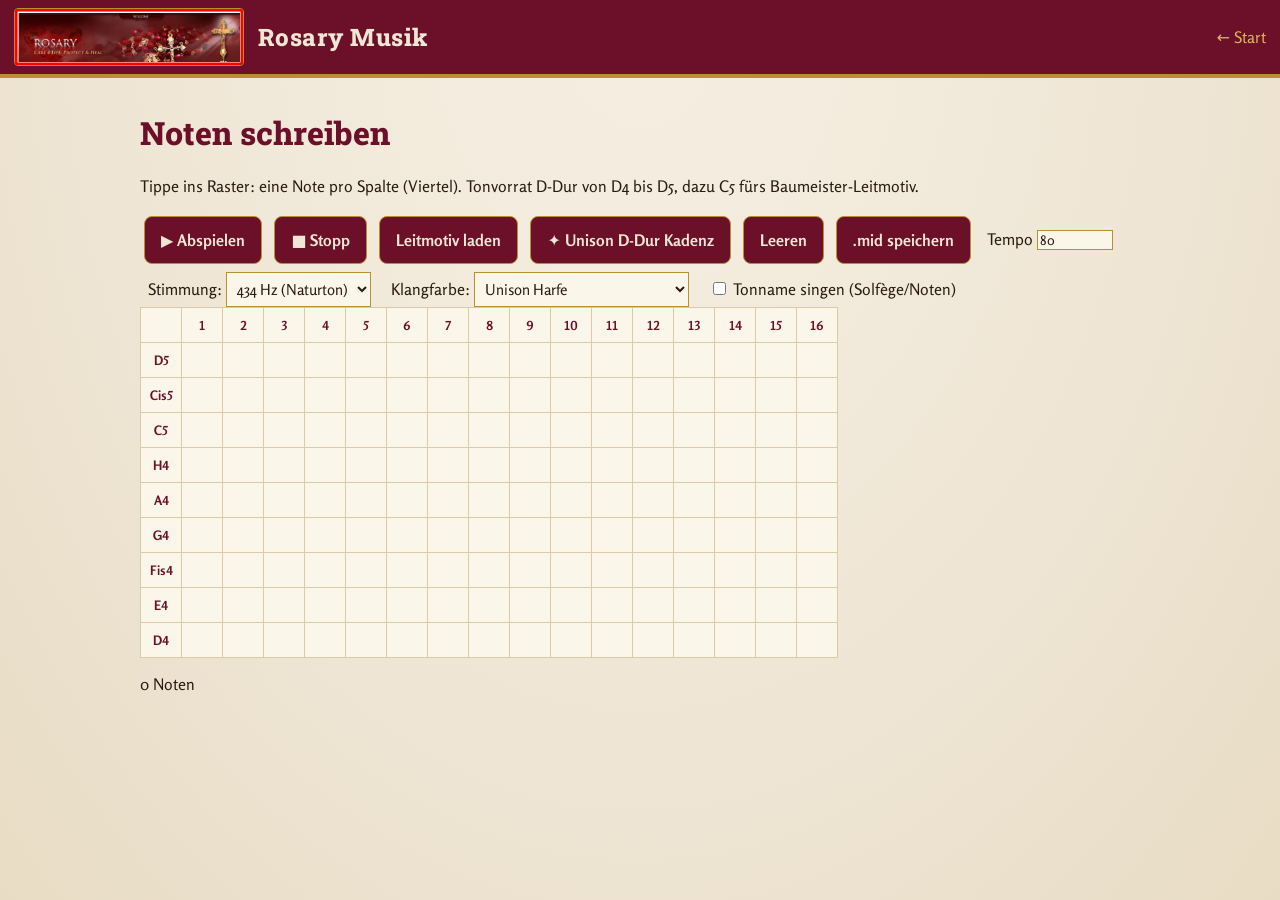
<file: noten/index.html>
<!DOCTYPE html><html lang="de"><head><meta charset="UTF-8"><meta name="viewport" content="width=device-width,initial-scale=1"><meta name="theme-color" content="#6b1028"><link rel="manifest" href="../manifest.webmanifest"><link rel="icon" href="../icon-192.png"><title>Noten schreiben</title>
<style>body{margin:0;background:#000;color:#fff;font-family:system-ui,sans-serif}#nt{padding:12px;max-width:1000px;margin:0 auto}
#nt h1{color:#FFD700;font-family:Rockwell,serif}#nt a{color:#FFD700}
#nt .wrap{overflow-x:auto}#nt table{border-collapse:collapse}#nt td,#nt th{border:1px solid #444;width:40px;height:34px;text-align:center;padding:0}
#nt th{color:#FFD700;font-size:13px;background:#111}#nt td{cursor:pointer;background:#111}#nt td.on{background:#FFD700}#nt td.play{outline:2px solid #0F0}
#nt button{background:#FFD700;color:#000;border:none;font-weight:bold;font-size:16px;padding:12px 16px;margin:4px;border-radius:8px;min-height:48px}
#nt .row{display:flex;flex-wrap:wrap;align-items:center;gap:4px}#nt label{margin:0 8px}</style><link rel="stylesheet" href="../assets/theme.css"><script src="../assets/unison-sound.js"></script></head><body><div class="rm-top"><img src="../assets/rosary-logo.png" alt="Rosary · Care 4 Life, Protect &amp; Heal"><span class="rm-title">Rosary Musik</span><a href="../">← Start</a></div><div id="nt">
<h1>Noten schreiben</h1>
<p>Tippe ins Raster: eine Note pro Spalte (Viertel). Tonvorrat D-Dur von D4 bis D5, dazu C5 fürs Baumeister-Leitmotiv.</p>
<div class="row"><button id="nt-play">▶ Abspielen</button><button id="nt-stop">■ Stopp</button><button id="nt-bau">Leitmotiv laden</button><button id="nt-unison" style="background:#0F0;color:#000">✦ Unison D-Dur Kadenz</button><button id="nt-clear">Leeren</button><button id="nt-mid">.mid speichern</button>
<label>Tempo <input id="nt-tempo" type="number" min="40" max="200" value="80" style="width:70px"></label><label>Stimmung: <select id="nt-tuning" style="padding:6px;background:#111;color:#FFD700;border:1px solid #FFD700;font-size:15px"><option value="434">434 Hz (Naturton)</option><option value="432">432 Hz (Solfeggio)</option><option value="440">440 Hz (Konzert)</option></select></label><label>Klangfarbe: <select id="nt-sound" style="padding:6px;background:#111;color:#FFD700;border:1px solid #FFD700;font-size:15px"><option value="unison_harfe">Unison Harfe</option><option value="chor">Kathedral-Chor (Singstimme)</option><option value="unison_pad">Unison Pad</option><option value="glocke">Glocke / Chime</option></select></label><label style="color:#FFD700;margin-left:8px;"><input type="checkbox" id="nt-voice-notes"> Tonname singen (Solfège/Noten)</label></div>
<div class="wrap"><table id="nt-grid"></table></div><p id="nt-info"></p></div>
<script src="noten.js"></script><script>if("serviceWorker" in navigator&&location.protocol!=="file:")navigator.serviceWorker.register("../service-worker.js",{scope:"../"});</script></body></html>
</file>
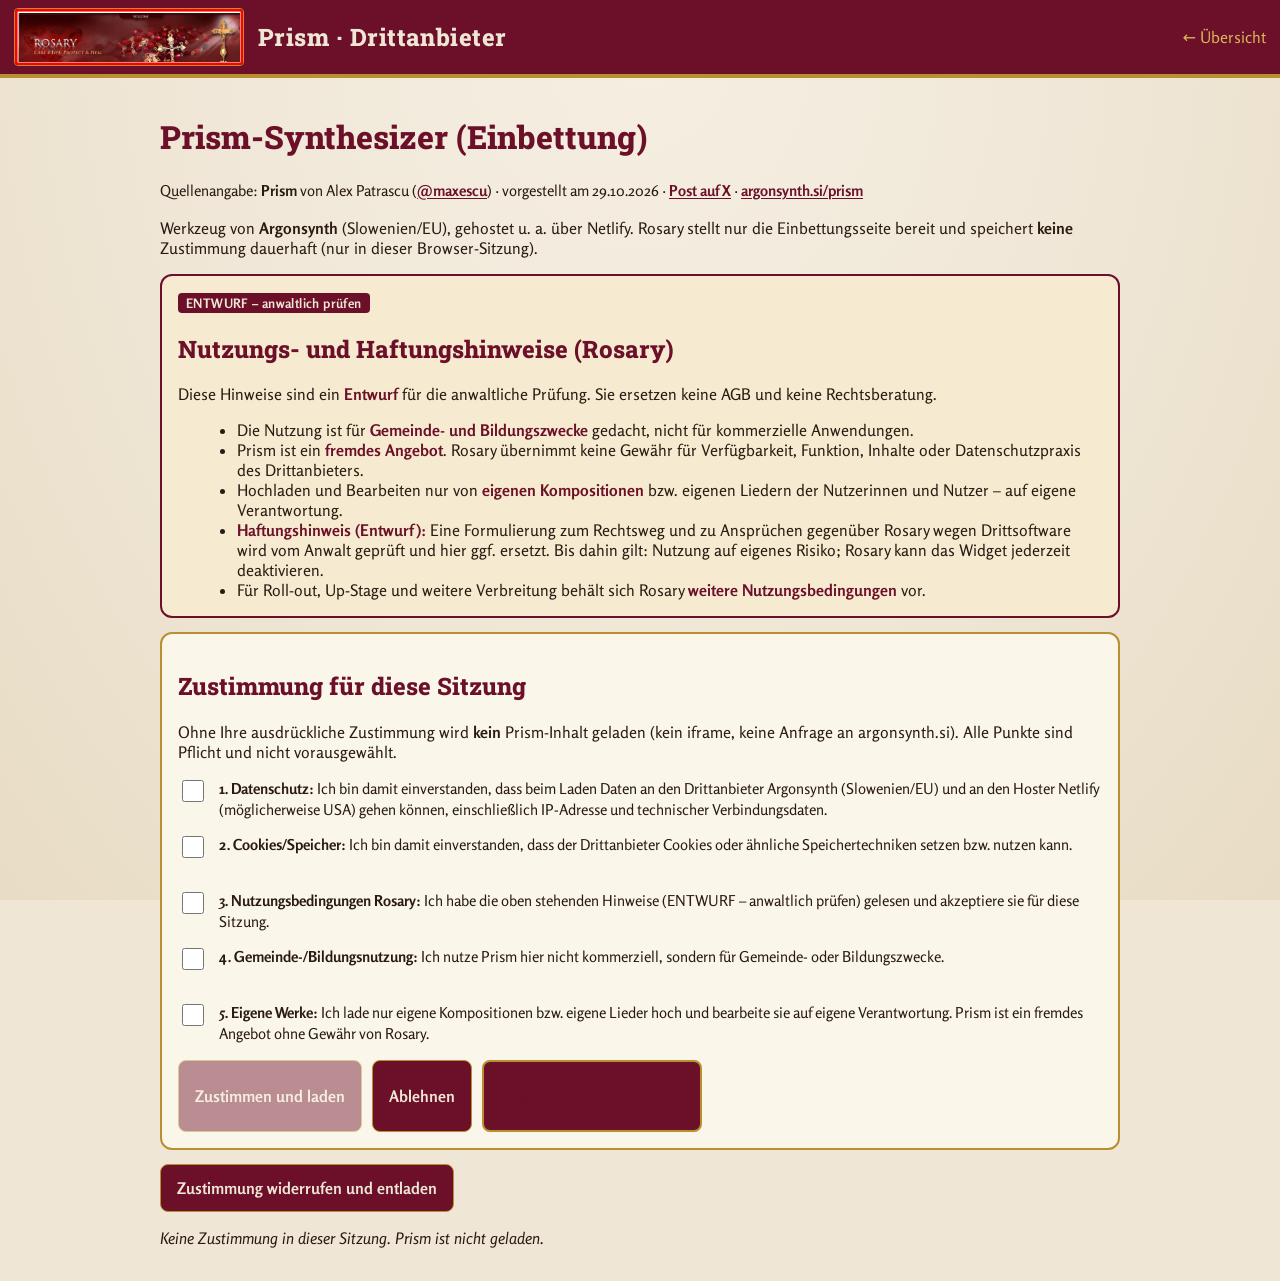
<file: prism/index.html>
<!DOCTYPE html>
<html lang="de">
<head>
<meta charset="UTF-8">
<meta name="viewport" content="width=device-width,initial-scale=1">
<meta name="theme-color" content="#6b1028">
<meta http-equiv="Content-Security-Policy" content="default-src 'self'; script-src 'self'; style-src 'self' 'unsafe-inline'; img-src 'self' data:; font-src 'self'; connect-src 'self'; frame-src https://argonsynth.si; base-uri 'self'; form-action 'self'; object-src 'none'">
<link rel="manifest" href="../manifest.webmanifest">
<link rel="icon" href="../icon-192.png">
<title>Prism (Drittanbieter) · Rosary Musik</title>
<link rel="stylesheet" href="../assets/theme.css">
<link rel="stylesheet" href="prism-gate.css">
<!-- KEIN preconnect / prefetch / dns-prefetch zu argonsynth oder netlify -->
</head>
<body class="pg">
<div class="rm-top">
  <img src="../assets/rosary-logo.png" alt="Rosary">
  <span class="rm-title">Prism · Drittanbieter</span>
  <a href="../">← Übersicht</a>
</div>
<main class="pg-main">
  <h1>Prism-Synthesizer (Einbettung)</h1>
  <p class="pg-credit">Quellenangabe: <strong>Prism</strong> von Alex Patrascu (<a href="https://x.com/maxescu" target="_blank" rel="noopener noreferrer">@maxescu</a>) · vorgestellt am 29.10.2026 · <a href="https://x.com/maxescu/status/2115853710052016263" target="_blank" rel="noopener noreferrer">Post auf X</a> · <a href="https://argonsynth.si/prism/" target="_blank" rel="noopener noreferrer">argonsynth.si/prism</a></p>
  <p>Werkzeug von <strong>Argonsynth</strong> (Slowenien/EU), gehostet u. a. über Netlify. Rosary stellt nur die Einbettungsseite bereit und speichert <strong>keine</strong> Zustimmung dauerhaft (nur in dieser Browser-Sitzung).</p>

  <div class="pg-box pg-warn" role="note">
    <span class="pg-draft">ENTWURF – anwaltlich prüfen</span>
    <h2>Nutzungs- und Haftungshinweise (Rosary)</h2>
    <p>Diese Hinweise sind ein <strong>Entwurf</strong> für die anwaltliche Prüfung. Sie ersetzen keine AGB und keine Rechtsberatung.</p>
    <ul class="pg-list">
      <li>Die Nutzung ist für <strong>Gemeinde- und Bildungszwecke</strong> gedacht, nicht für kommerzielle Anwendungen.</li>
      <li>Prism ist ein <strong>fremdes Angebot</strong>. Rosary übernimmt keine Gewähr für Verfügbarkeit, Funktion, Inhalte oder Datenschutzpraxis des Drittanbieters.</li>
      <li>Hochladen und Bearbeiten nur von <strong>eigenen Kompositionen</strong> bzw. eigenen Liedern der Nutzerinnen und Nutzer – auf eigene Verantwortung.</li>
      <li><strong>Haftungshinweis (Entwurf):</strong> Eine Formulierung zum Rechtsweg und zu Ansprüchen gegenüber Rosary wegen Drittsoftware wird vom Anwalt geprüft und hier ggf. ersetzt. Bis dahin gilt: Nutzung auf eigenes Risiko; Rosary kann das Widget jederzeit deaktivieren.</li>
      <li>Für Roll-out, Up-Stage und weitere Verbreitung behält sich Rosary <strong>weitere Nutzungsbedingungen</strong> vor.</li>
    </ul>
  </div>

  <div id="consent-panel" class="pg-box" role="dialog" aria-labelledby="consent-title" aria-describedby="consent-desc">
    <h2 id="consent-title">Zustimmung für diese Sitzung</h2>
    <p id="consent-desc">Ohne Ihre ausdrückliche Zustimmung wird <strong>kein</strong> Prism-Inhalt geladen (kein iframe, keine Anfrage an argonsynth.si). Alle Punkte sind Pflicht und nicht vorausgewählt.</p>

    <div class="pg-check">
      <input type="checkbox" id="c-privacy">
      <label for="c-privacy"><strong>1. Datenschutz:</strong> Ich bin damit einverstanden, dass beim Laden Daten an den Drittanbieter Argonsynth (Slowenien/EU) und an den Hoster Netlify (möglicherweise USA) gehen können, einschließlich IP-Adresse und technischer Verbindungsdaten.</label>
    </div>
    <div class="pg-check">
      <input type="checkbox" id="c-cookies">
      <label for="c-cookies"><strong>2. Cookies/Speicher:</strong> Ich bin damit einverstanden, dass der Drittanbieter Cookies oder ähnliche Speichertechniken setzen bzw. nutzen kann.</label>
    </div>
    <div class="pg-check">
      <input type="checkbox" id="c-terms">
      <label for="c-terms"><strong>3. Nutzungsbedingungen Rosary:</strong> Ich habe die oben stehenden Hinweise (ENTWURF – anwaltlich prüfen) gelesen und akzeptiere sie für diese Sitzung.</label>
    </div>
    <div class="pg-check">
      <input type="checkbox" id="c-noncommercial">
      <label for="c-noncommercial"><strong>4. Gemeinde-/Bildungsnutzung:</strong> Ich nutze Prism hier nicht kommerziell, sondern für Gemeinde- oder Bildungszwecke.</label>
    </div>
    <div class="pg-check">
      <input type="checkbox" id="c-ownworks">
      <label for="c-ownworks"><strong>5. Eigene Werke:</strong> Ich lade nur eigene Kompositionen bzw. eigene Lieder hoch und bearbeite sie auf eigene Verantwortung. Prism ist ein fremdes Angebot ohne Gewähr von Rosary.</label>
    </div>

    <div class="pg-tools">
      <button type="button" id="btn-accept" disabled aria-describedby="consent-desc">Zustimmen und laden</button>
      <button type="button" id="btn-decline" class="secondary">Ablehnen</button>
      <a class="pg-btn secondary" href="https://argonsynth.si/prism/" target="_blank" rel="noopener noreferrer">Prism in neuem Tab öffnen</a>
    </div>
  </div>

  <div class="pg-tools">
    <button type="button" id="btn-revoke" class="secondary" hidden>Zustimmung widerrufen und entladen</button>
  </div>
  <p id="pg-status" class="pg-status" role="status" aria-live="polite"></p>
  <div id="pg-frame-wrap" class="pg-frame-wrap" aria-label="Prism-Fenster"></div>
</main>
<script src="prism-gate.js"></script>
<script>if("serviceWorker" in navigator&&location.protocol!=="file:")navigator.serviceWorker.register("../service-worker.js");</script>
</body>
</html>
</file>
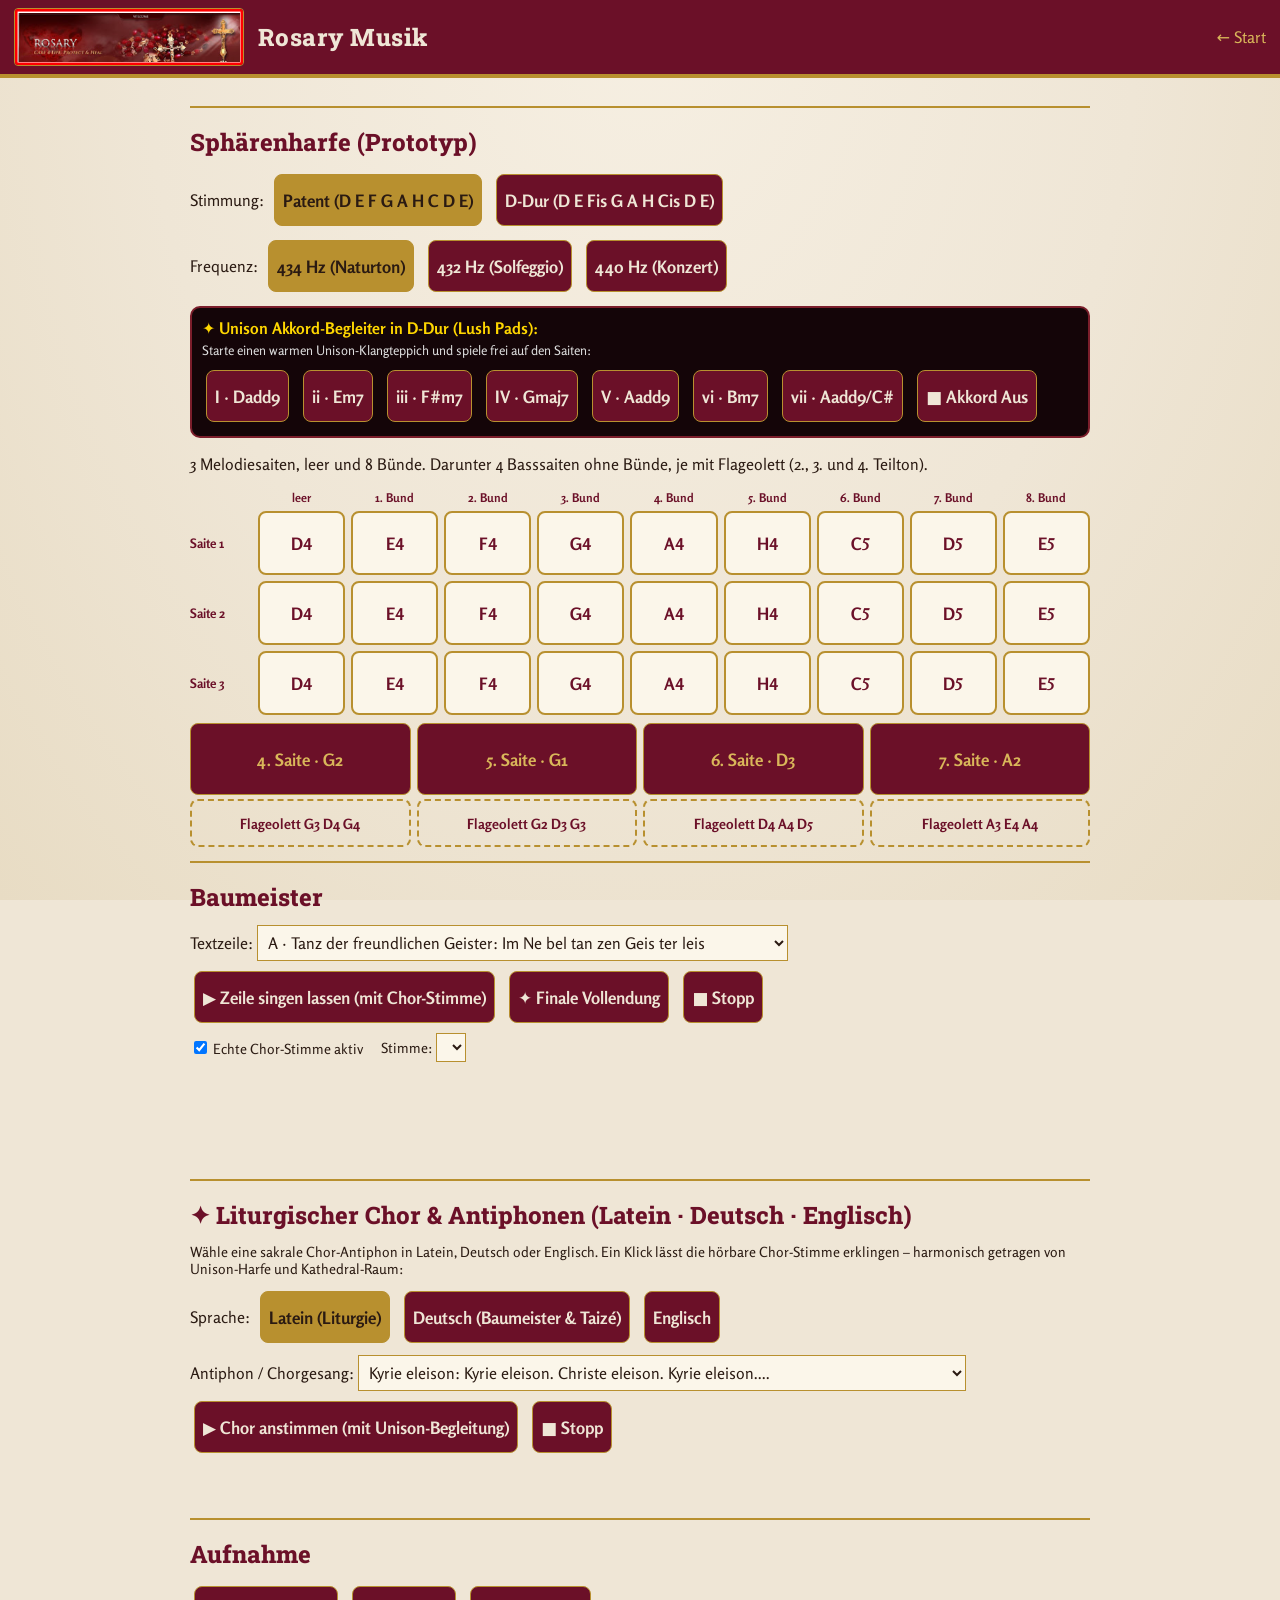
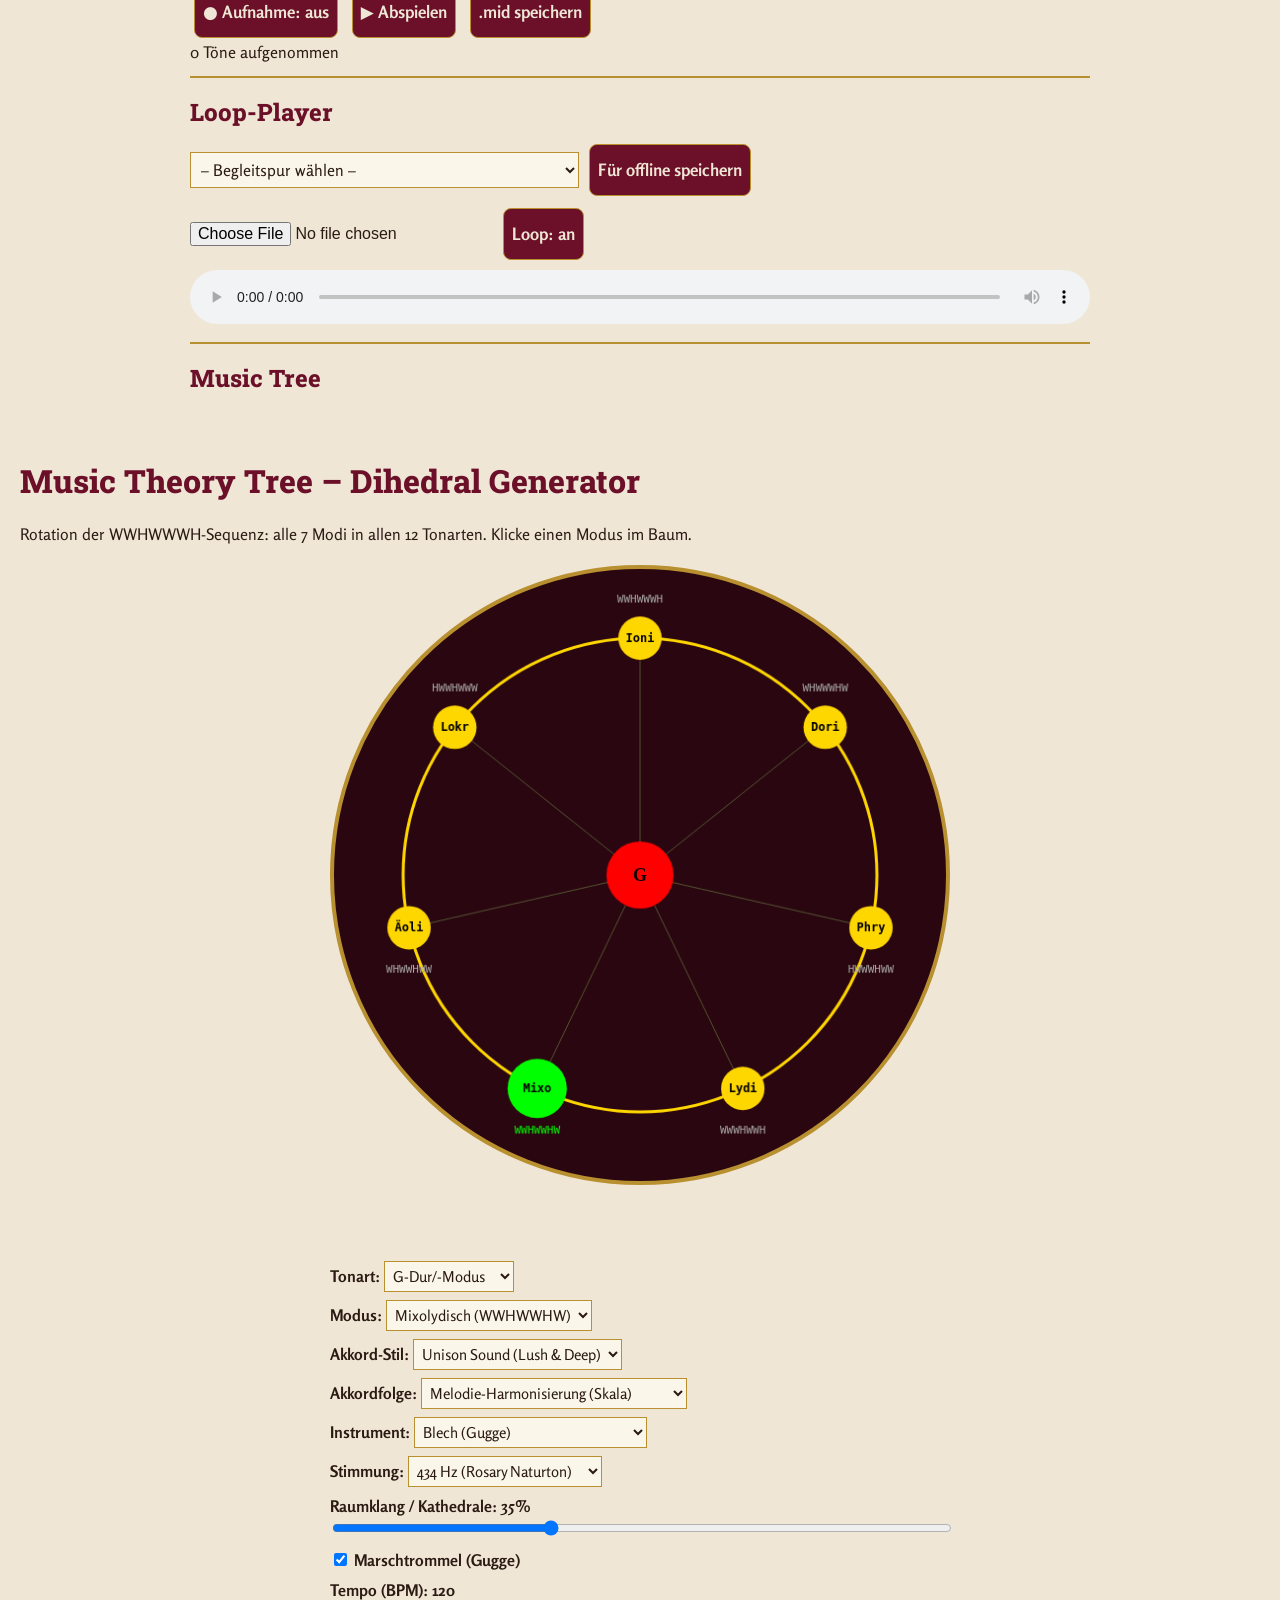
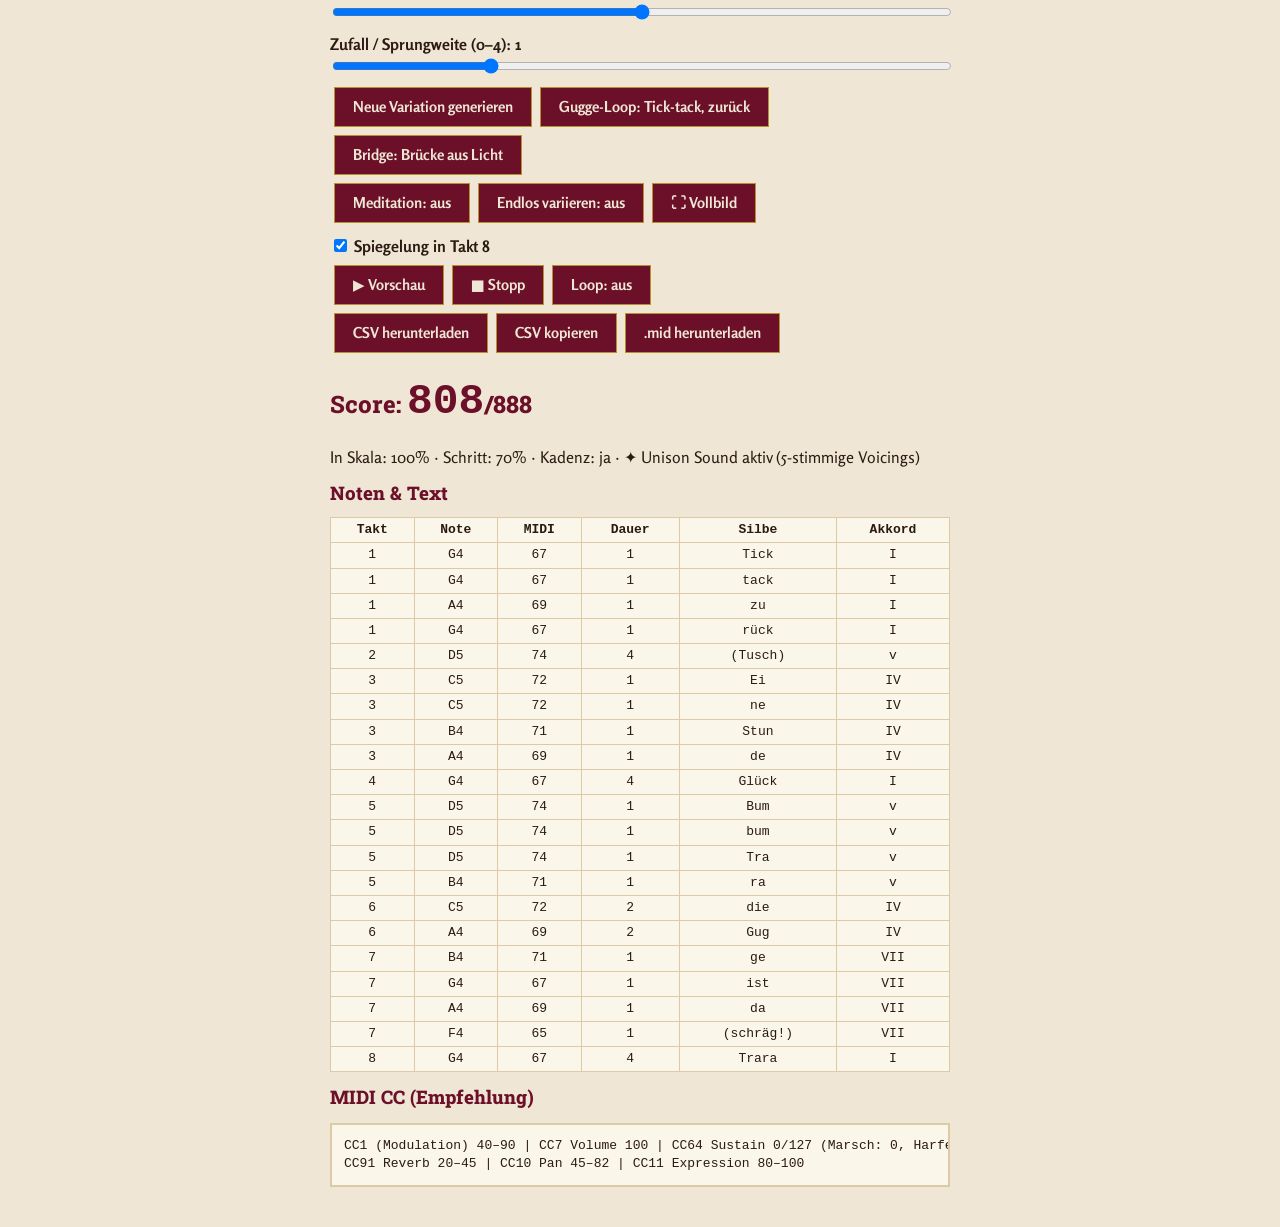
<file: sphaerenharfe/index.html>
<!DOCTYPE html>
<html lang="de"><head><meta charset="UTF-8">
<meta name="viewport" content="width=device-width,initial-scale=1,viewport-fit=cover">
<meta name="theme-color" content="#6b1028">
<link rel="manifest" href="../manifest.webmanifest">
<link rel="icon" href="../icon-192.png"><link rel="apple-touch-icon" href="../icon-192.png">
<title>Sphärenharfe</title>
<style>
body{margin:0;background:#000;color:#fff;font-family:system-ui,sans-serif}
#sh{padding:14px;max-width:900px;margin:0 auto}
#sh h1,#sh h2{color:#FFD700;font-family:Rockwell,serif;margin:.5em 0}
#sh .bar{background:#7B1E2B;padding:10px 14px;border-bottom:3px solid #FFD700}
#sh .grid{display:grid;grid-template-columns:62px repeat(9,1fr);gap:6px;margin:8px 0}
#sh .grid div{display:flex;align-items:center;color:#FFD700;font-weight:bold}
#sh button{background:#FFD700;color:#000;border:none;font-weight:bold;font-size:17px;border-radius:8px;min-height:64px;padding:8px;touch-action:manipulation;cursor:pointer}
#sh button.bass{background:#7B1E2B;color:#FFD700;border:2px solid #FFD700;min-height:72px;flex:1}
#sh button.ctl{min-height:52px;margin:4px}
#sh button.on{background:#0F0}
#sh button:active{filter:brightness(1.3)}
#sh .row{display:flex;flex-wrap:wrap;gap:6px;align-items:center}
#sh .motto{color:#FFD700;font-style:italic;min-height:1.4em}
#sh section{border-top:2px solid #7B1E2B;margin-top:14px;padding-top:6px}
#sh .karaoke{font-size:26px;font-family:Rockwell,serif;min-height:1.6em;margin:8px 0;line-height:1.5}#sh .karaoke span{color:#777;margin-right:.25em;transition:color .15s}#sh .karaoke span.on{color:#FFD700;text-shadow:0 0 8px #FFD700}#sh .karaoke span.done{color:#c9a86a}
#sh .flag{background:#000;color:#FFD700;border:2px dashed #FFD700;min-height:48px;font-size:14px}
#sh .bcol{display:flex;flex-direction:column;gap:4px;flex:1;min-width:150px}
#sh audio{width:100%;margin-top:6px}
</style><link rel="stylesheet" href="../assets/theme.css"><script src="../assets/unison-sound.js"></script></head><body><div class="rm-top"><img src="../assets/rosary-logo.png" alt="Rosary · Care 4 Life, Protect &amp; Heal"><span class="rm-title">Rosary Musik</span><a href="../">← Start</a></div>

<div id="sh">
<section><h2>Sphärenharfe (Prototyp)</h2>
<div class="row"><span>Stimmung:</span><button class="ctl on" id="sh-tun-patent">Patent (D E F G A H C D E)</button><button class="ctl" id="sh-tun-ddur">D-Dur (D E Fis G A H Cis D E)</button></div>
<div class="row" style="margin:6px 0 10px;align-items:center;"><span>Frequenz:</span><button class="ctl on" id="sh-pitch-434">434 Hz (Naturton)</button><button class="ctl" id="sh-pitch-432">432 Hz (Solfeggio)</button><button class="ctl" id="sh-pitch-440">440 Hz (Konzert)</button></div>
<div style="background:#140508;border:2px solid #7B1E2B;border-radius:10px;padding:10px;margin:10px 0;"><div style="color:#FFD700;font-weight:bold;margin-bottom:4px;">✦ Unison Akkord-Begleiter in D-Dur (Lush Pads):</div><div style="font-size:13px;color:#ddd;margin-bottom:8px;">Starte einen warmen Unison-Klangteppich und spiele frei auf den Saiten:</div><div class="row" id="sh-unison-chords"><button class="ctl" data-chord="0">I · Dadd9</button><button class="ctl" data-chord="1">ii · Em7</button><button class="ctl" data-chord="2">iii · F#m7</button><button class="ctl" data-chord="3">IV · Gmaj7</button><button class="ctl" data-chord="4">V · Aadd9</button><button class="ctl" data-chord="5">vi · Bm7</button><button class="ctl" data-chord="6">vii · Aadd9/C#</button><button class="ctl" id="sh-chord-stop" style="background:#333;color:#fff">■ Akkord Aus</button></div></div>
<p>3 Melodiesaiten, leer und 8 Bünde. Darunter 4 Basssaiten ohne Bünde, je mit Flageolett (2., 3. und 4. Teilton).</p>
<div class="grid" id="sh-grid"></div>
<div class="row" id="sh-bass"></div></section>
<section><h2>Baumeister</h2>
<label style="display:block;margin:6px 0">Textzeile: <select id="sh-line" style="font-size:16px;background:#111;color:#FFD700;border:1px solid #FFD700;padding:6px;max-width:100%"></select></label>
<div class="row"><button class="ctl" id="sh-bau">▶ Zeile singen lassen (mit Chor-Stimme)</button><button class="ctl" id="sh-fin">✦ Finale Vollendung</button><button class="ctl" id="sh-stopall">■ Stopp</button></div>
<div class="row" style="margin:6px 0;align-items:center;font-size:14px;color:#FFD700;"><label><input type="checkbox" id="sh-voice-on" checked> Echte Chor-Stimme aktiv</label><label style="margin-left:12px;">Stimme: <select id="sh-voice-select" style="font-size:14px;background:#111;color:#FFD700;border:1px solid #FFD700;padding:4px;max-width:240px"></select></label></div>
<div class="karaoke" id="sh-kara"></div><div id="sh-hex" style="font-style:italic;color:#c9a86a;min-height:1.2em"></div>
<div class="motto" id="sh-motto"></div></section>
<section><h2>✦ Liturgischer Chor &amp; Antiphonen (Latein · Deutsch · Englisch)</h2><p style="margin:4px 0 10px;color:#ddd;font-size:14px;">Wähle eine sakrale Chor-Antiphon in Latein, Deutsch oder Englisch. Ein Klick lässt die hörbare Chor-Stimme erklingen – harmonisch getragen von Unison-Harfe und Kathedral-Raum:</p><div class="row" style="margin-bottom:8px;"><span>Sprache:</span><button class="ctl on" id="sh-choir-la">Latein (Liturgie)</button><button class="ctl" id="sh-choir-de">Deutsch (Baumeister &amp; Taizé)</button><button class="ctl" id="sh-choir-en">Englisch</button></div><label style="display:block;margin:6px 0">Antiphon / Chorgesang: <select id="sh-antiphon" style="font-size:16px;background:#111;color:#FFD700;border:1px solid #FFD700;padding:6px;max-width:100%"></select></label><div class="row"><button class="ctl" id="sh-antiphon-play" style="background:#0F0;color:#000">▶ Chor anstimmen (mit Unison-Begleitung)</button><button class="ctl" id="sh-antiphon-stop">■ Stopp</button></div><div class="karaoke" id="sh-choir-display" style="margin-top:10px;color:#FFD700;min-height:1.4em;"></div></section>
<section><h2>Aufnahme</h2>
<div class="row"><button class="ctl" id="sh-rec">● Aufnahme: aus</button><button class="ctl" id="sh-recplay">▶ Abspielen</button><button class="ctl" id="sh-recmid">.mid speichern</button></div>
<div id="sh-recinfo">0 Töne aufgenommen</div></section>
<section><h2>Loop-Player</h2>
<div class="row"><select id="sh-track" style="font-size:16px;background:#111;color:#FFD700;border:1px solid #FFD700;padding:6px;max-width:100%">
<option value="">– Begleitspur wählen –</option>
<option value="audio/lang-a-tanz-der-freundlichen-geister-mit-chor.mp3">Satz A · Tanz der freundlichen Geister (mit Chor)</option>
<option value="audio/lang-b-spiral-roll-out-mit-chor.mp3">Satz B · Spiral Roll-out (mit Chor)</option>
<option value="audio/lang-c-i-ging-mit-chor.mp3">Satz C · I Ging (mit Chor)</option>
<option value="audio/lang-d-begegnung-mit-chor.mp3">Satz D · Begegnung (mit Chor)</option>
<option value="audio/lang-f-vollendung-mit-chor.mp3">Finale · Vollendung (mit Chor)</option>
<option value="audio/lang-a-in-memoriam-winny-v3.mp3">Satz A · In Memoriam Winny (v3)</option>
<option value="audio/vollendungs-opus-baumeister-v2-mit-chor-96k.mp3">Vollendungs-Opus „Baumeister“ v2 (mit Chor, 32:41)</option>
</select><button class="ctl" id="sh-offline">Für offline speichern</button></div>
<div id="sh-trackinfo" style="margin:4px 0"></div>
<div class="row"><input type="file" id="sh-file" accept="audio/*" style="color:#fff;font-size:16px"><button class="ctl" id="sh-loop">Loop: an</button></div>
<audio id="sh-audio" controls loop></audio></section>
<section><h2>Music Tree</h2></section>
</div>
<div id="mt3"><style>#mt3{background:#000;color:#fff;font-family:Rosario,system-ui,sans-serif;margin:0;padding:20px}#mt3 h1,#mt3 h2,#mt3 h3{font-family:"Rockwell Extra Bold",Rockwell,serif;color:#FFD700}#mt3 #mt3-stage{position:relative;max-width:620px;margin:0 auto;background:#000}#mt3 #mt3-stage:fullscreen{max-width:none;display:flex;flex-direction:column;justify-content:center}#mt3 #mt3-stage:fullscreen .tree{max-width:90vh}#mt3 #mt3-lyric{text-align:center;font-family:"Rockwell Extra Bold",Rockwell,serif;color:#FFD700;font-size:1.4em;min-height:1.6em;opacity:0;transition:opacity 1.5s}#mt3 .tree{display:block;width:100%;max-width:620px;margin:20px auto;border:4px solid #FFD700;border-radius:50%;background:#111;cursor:pointer}#mt3 .controls{max-width:620px;margin:20px auto}#mt3 label{display:block;margin:8px 0 4px;font-weight:bold}#mt3 input[type=range]{width:100%}#mt3 select{background:#111;color:#FFD700;border:1px solid #FFD700;padding:4px}#mt3 .score{font-size:2.2em;color:#0F0;font-family:monospace}#mt3 pre{background:#111;padding:12px;overflow:auto;border:2px solid #444}#mt3 button{background:#FFD700;color:#000;border:none;padding:10px 18px;font-weight:bold;cursor:pointer;margin:4px}#mt3 button.on{background:#0F0}#mt3 table{border-collapse:collapse;width:100%;font-family:monospace}#mt3 td,#mt3 th{border:1px solid #444;padding:3px 6px;text-align:center}#mt3 th{color:#FFD700}#mt3{display:block;box-sizing:border-box;max-width:100%;text-align:left;line-height:1.4}#mt3 *{box-sizing:border-box}#mt3 p,#mt3 label{color:#fff}#mt3 canvas{height:auto;aspect-ratio:1/1}#mt3 button{font-size:15px;border-radius:0;text-transform:none;line-height:1.2;width:auto}#mt3 select{width:auto;max-width:100%;font-size:15px}#mt3 table td,#mt3 table th{color:#fff;background:#000}#mt3 h1,#mt3 h2,#mt3 h3{margin:.6em 0}</style><h1>Music Theory Tree – Dihedral Generator</h1><p>Rotation der WWHWWWH-Sequenz: alle 7 Modi in allen 12 Tonarten. Klicke einen Modus im Baum.</p><div id="mt3-stage"><canvas id="mt3-treeCanvas" width="620" height="620" class="tree"></canvas><div id="mt3-lyric"></div></div><div class="controls"><label class="mt3-l">Tonart: <select id="mt3-keySelect"></select></label><label class="mt3-l">Modus: <select id="mt3-modeSelect"></select></label><label class="mt3-l">Akkord-Stil: <select id="mt3-chordStyle"><option value="unison">Unison Sound (Lush &amp; Deep)</option><option value="triad">Klassische Triaden</option></select></label><label class="mt3-l">Akkordfolge: <select id="mt3-unisonProg"><option value="auto">Melodie-Harmonisierung (Skala)</option><option value="0">Unison Basic 1 (I-iii-vi-IV6)</option><option value="1">Unison Basic 2 (IV-I-vim7-V)</option><option value="2">Unison Intermediate 1 (Cinematic)</option><option value="3">Unison Intermediate 2 (Ambient)</option><option value="4">Unison Advanced 1 (Neo-Soul 8 Takte)</option><option value="5">Unison Advanced 2 (Sacred 8 Takte)</option><option value="6">Unison Bonus Progression</option></select></label><label class="mt3-l">Instrument: <select id="mt3-instr"><option value="harfe">Unison Harfe (Stereo-Schimmer)</option><option value="unison_pad">Unison Pad (Lush Synth)</option><option value="glocke">Unison Glocke / E-Piano</option><option value="blech">Blech (Gugge)</option><option value="floete">Flöte</option></select></label><label class="mt3-l">Stimmung: <select id="mt3-tuning"><option value="434">434 Hz (Rosary Naturton)</option><option value="432">432 Hz (Solfeggio)</option><option value="440">440 Hz (Konzert Standard)</option></select></label><label class="mt3-l">Raumklang / Kathedrale: <span id="mt3-spaceVal">35%</span><input type="range" id="mt3-space" min="0" max="100" value="35"></label><label class="mt3-l"><input type="checkbox" id="mt3-drums"> Marschtrommel (Gugge)</label><label class="mt3-l">Tempo (BPM): <span id="mt3-tempoVal">120</span><input type="range" id="mt3-tempo" min="60" max="180" value="120"></label><label class="mt3-l">Zufall / Sprungweite (0–4): <span id="mt3-randVal">1</span><input type="range" id="mt3-rand" min="0" max="4" value="1"></label><button id="mt3-genBtn">Neue Variation generieren</button><button id="mt3-guggeBtn">Gugge-Loop: Tick-tack, zurück</button><button id="mt3-bridgeBtn">Bridge: Brücke aus Licht</button><br><button id="mt3-medBtn">Meditation: aus</button><button id="mt3-varBtn">Endlos variieren: aus</button><button id="mt3-fsBtn">⛶ Vollbild</button><label class="mt3-l"><input type="checkbox" id="mt3-mirror" checked=""> Spiegelung in Takt 8</label><button id="mt3-playBtn">▶ Vorschau</button><button id="mt3-stopBtn">■ Stopp</button><button id="mt3-loopBtn">Loop: aus</button><br><button id="mt3-csvBtn">CSV herunterladen</button><button id="mt3-copyBtn">CSV kopieren</button><button id="mt3-midBtn">.mid herunterladen</button><h2>Score: <span id="mt3-score" class="score">0</span>/888</h2><div id="mt3-scoreInfo"></div><h3>Noten &amp; Text</h3><table id="mt3-tbl"></table><h3>MIDI CC (Empfehlung)</h3><pre>CC1 (Modulation) 40–90 | CC7 Volume 100 | CC64 Sustain 0/127 (Marsch: 0, Harfe: 127)
CC91 Reverb 20–45 | CC10 Pan 45–82 | CC11 Expression 80–100</pre></div></div>
<script src="music-tree.js"></script>
<script src="karaoke.js"></script>
<script src="app.js"></script>
</body></html>
</file>
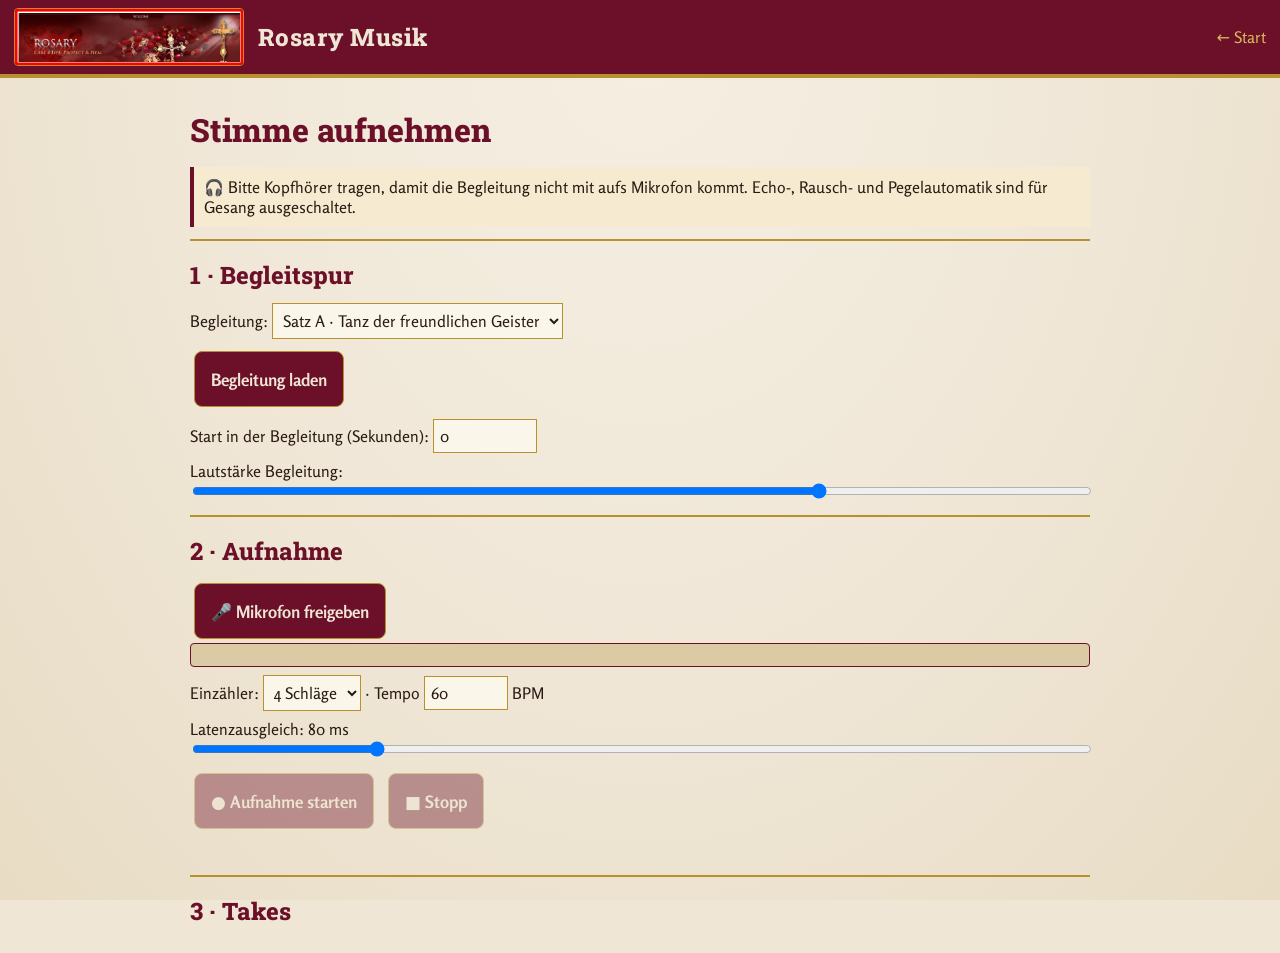
<file: stimme/index.html>
<!DOCTYPE html><html lang="de"><head><meta charset="UTF-8"><meta name="viewport" content="width=device-width,initial-scale=1"><meta name="theme-color" content="#6b1028"><link rel="manifest" href="../manifest.webmanifest"><link rel="icon" href="../icon-192.png"><title>Stimme aufnehmen</title>
<style>body{margin:0;background:#000;color:#fff;font-family:system-ui,sans-serif}#st{padding:14px;max-width:900px;margin:0 auto}
#st h1,#st h2{color:#FFD700;font-family:Rockwell,serif;margin:.5em 0}#st a{color:#FFD700}
#st section{border-top:2px solid #7B1E2B;padding-top:6px;margin-top:12px}
#st button{background:#FFD700;color:#000;border:none;font-weight:bold;font-size:17px;padding:12px 16px;margin:4px;border-radius:8px;min-height:56px;touch-action:manipulation}
#st button.rec{background:#7B1E2B;color:#FFD700;border:2px solid #FFD700}#st button.on{background:#0F0;color:#000}#st button:disabled{opacity:.4}
#st .row{display:flex;flex-wrap:wrap;align-items:center;gap:6px}#st label{display:block;margin:8px 0}#st input[type=range]{width:100%}
#st .hint{background:#3a0d14;border-left:4px solid #FFD700;padding:10px;margin:8px 0}
#st .meter{height:22px;background:#222;border:1px solid #FFD700;border-radius:4px;overflow:hidden}#st .meter div{height:100%;width:0;background:linear-gradient(90deg,#0a0,#FFD700 70%,#c00)}
#st .take{background:#111;border:1px solid #444;border-radius:8px;padding:8px;margin:8px 0}#st .take b{color:#FFD700}
#st select,#st input[type=number]{font-size:16px;background:#111;color:#FFD700;border:1px solid #FFD700;padding:6px}
#st #st-status{font-size:20px;color:#FFD700;min-height:1.5em}</style><link rel="stylesheet" href="../assets/theme.css"></head><body><div class="rm-top"><img src="../assets/rosary-logo.png" alt="Rosary · Care 4 Life, Protect &amp; Heal"><span class="rm-title">Rosary Musik</span><a href="../">← Start</a></div><div id="st">
<h1>Stimme aufnehmen</h1>
<div class="hint">🎧 Bitte Kopfhörer tragen, damit die Begleitung nicht mit aufs Mikrofon kommt. Echo-, Rausch- und Pegelautomatik sind für Gesang ausgeschaltet.</div>
<section><h2>1 · Begleitspur</h2>
<label>Begleitung: <select id="st-src"><option value="begleitung/satz-a-tanz-der-freundlichen-geister.mp3">Satz A · Tanz der freundlichen Geister</option><option value="file">Eigene Datei …</option><option value="none">Ohne Begleitung</option></select></label>
<input type="file" id="st-file" accept="audio/*" style="display:none;color:#fff;font-size:16px">
<div class="row"><button id="st-load">Begleitung laden</button><span id="st-loadinfo"></span></div>
<label>Start in der Begleitung (Sekunden): <input type="number" id="st-from" value="0" min="0" step="1" style="width:90px"></label>
<label>Lautstärke Begleitung: <input type="range" id="st-bvol" min="0" max="100" value="70"></label></section>
<section><h2>2 · Aufnahme</h2>
<div class="row"><button id="st-mic">🎤 Mikrofon freigeben</button></div>
<div class="meter"><div id="st-level"></div></div>
<label>Einzähler: <select id="st-count"><option value="4">4 Schläge</option><option value="8">8 Schläge</option><option value="0">aus</option></select> · Tempo <input type="number" id="st-bpm" value="60" min="40" max="200" style="width:70px"> BPM</label>
<label>Latenzausgleich: <span id="st-latv">80</span> ms<input type="range" id="st-lat" min="0" max="400" value="80"></label>
<div class="row"><button class="rec" id="st-rec" disabled>● Aufnahme starten</button><button id="st-stop" disabled>■ Stopp</button></div>
<div id="st-status"></div></section>
<section><h2>3 · Takes</h2><div id="st-takes"></div></section>
</div><script src="stimme.js"></script>
<script>if("serviceWorker" in navigator&&location.protocol!=="file:")navigator.serviceWorker.register("../service-worker.js",{scope:"../"});</script></body></html>
</file>
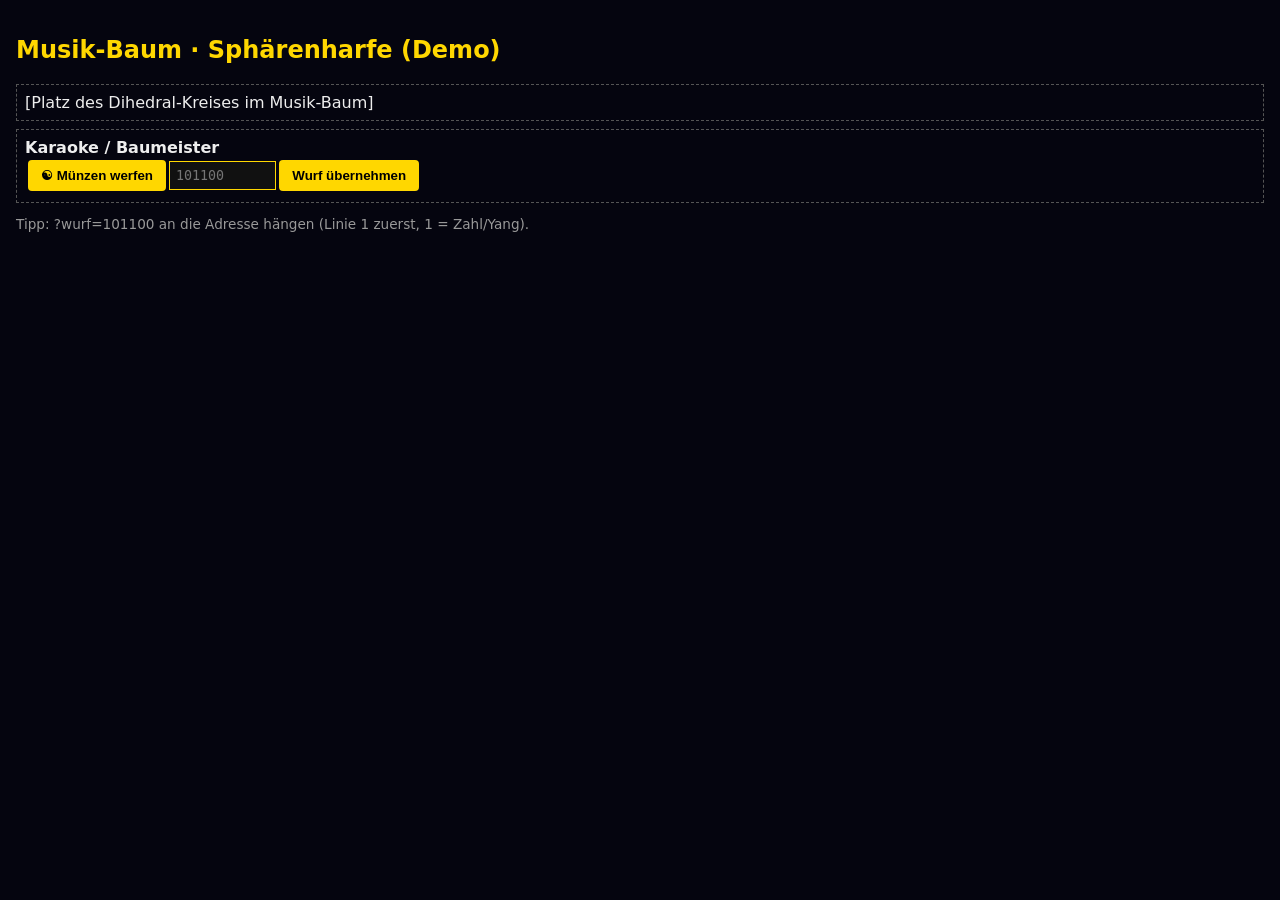
<file: music-tree/orakel/orakel-demo.html>
<!DOCTYPE html><html lang="de"><head><meta charset="UTF-8"><title>I-Ging-Münzorakel · Demo</title>
<link rel="stylesheet" href="orakel.css"></head><body style="background:#05050f;color:#eee;margin:0;padding:16px;font-family:system-ui">
<h2 style="color:#FFD700">Musik-Baum · Sphärenharfe (Demo)</h2>
<section id="demo-dihedral" style="border:1px dashed #555;padding:8px;margin:8px 0">[Platz des Dihedral-Kreises im Musik-Baum]</section>
<section id="demo-karaoke" style="border:1px dashed #555;padding:8px;margin:8px 0"><b>Karaoke / Baumeister</b><div id="orakel"></div></section>
<p style="font-size:.85em;color:#999">Tipp: ?wurf=101100 an die Adresse hängen (Linie 1 zuerst, 1 = Zahl/Yang).</p>
<script src="orakel-daten.js"></script><script src="orakel.js"></script>
<script>Orakel.mount(document.getElementById("orakel"));</script></body></html>
</file>
<file: messe/missa-live.css>
/* Missa Live: Beamer, Live-Modus, Offline, Kontrast (Sand/Bordeaux/Gold), WCAG 2.1 AA */
:root{
  --ml-sand:#efe6d6; --ml-sand2:#fbf6ea; --ml-bord:#6b1028; --ml-bord2:#4a0814;
  --ml-gold:#b8902f; --ml-gold2:#d9b75a; --ml-ink:#2a1a12; --ml-ink2:#5a4636;
  --ml-focus:#0066cc;
}
body.ml-page{background:var(--ml-sand)!important;color:var(--ml-ink)!important;font-family:Rosario,system-ui,sans-serif;margin:0}
.ml-main{max-width:960px;margin:0 auto;padding:16px}
.ml-main h1,.ml-main h2{color:var(--ml-bord)!important;font-family:Rockwell,"Roboto Slab",serif}
.ml-main a{color:var(--ml-bord)!important;text-decoration:underline;text-underline-offset:2px}
.ml-main a:hover,.ml-main a:focus-visible{color:var(--ml-bord2)!important}
.ml-hint{color:var(--ml-ink2)!important;font-style:italic}
.ml-tools{display:flex;flex-wrap:wrap;gap:10px;margin:12px 0;align-items:center}
.ml-tools button,.ml-live-bar button,.ml-beam-bar button,.ml-lang button{
  min-height:48px;min-width:48px;padding:10px 16px;font-size:16px;font-weight:700;
  border-radius:8px;cursor:pointer;border:2px solid var(--ml-gold)!important;
  background:var(--ml-bord)!important;color:var(--ml-sand)!important;
}
.ml-tools button:hover,.ml-live-bar button:hover,.ml-lang button:hover{background:var(--ml-bord2)!important}
.ml-tools button:focus-visible,.ml-live-bar button:focus-visible,.ml-lang button:focus-visible,
.ml-teil:focus-visible,.ml-beam-bar button:focus-visible,.ml-page audio:focus-visible{
  outline:3px solid var(--ml-focus)!important;outline-offset:3px!important;
}
.ml-lang{display:inline-flex;gap:6px;flex-wrap:wrap}
.ml-lang button[aria-pressed="true"]{background:var(--ml-gold)!important;color:var(--ml-ink)!important}
.ml-status{font-size:15px;color:var(--ml-ink)!important;min-height:1.4em}
.ml-progress{width:100%;height:12px;background:var(--ml-sand2);border:1px solid var(--ml-gold);border-radius:6px;overflow:hidden;margin-top:6px}
.ml-progress>span{display:block;height:100%;width:0;background:var(--ml-bord);transition:width .2s}
/* Teile-Liste: immer lesbar (vorher: dunkle Kachel + dunkle Schrift ≈ 1.13:1) */
.ml-teil{
  background:var(--ml-sand2)!important;color:var(--ml-ink)!important;
  border:2px solid var(--ml-gold)!important;border-radius:12px;padding:14px 16px;margin:10px 0;
  cursor:pointer;font-size:18px;font-weight:700;line-height:1.35;min-height:52px;
  display:flex;align-items:center;gap:10px;text-align:left;width:100%;box-sizing:border-box;
}
.ml-teil .ml-nr{color:var(--ml-bord)!important;font-weight:800;min-width:2.6em}
.ml-teil:hover{background:#fff8ea!important;border-color:var(--ml-bord)!important}
.ml-teil.on,.ml-teil[aria-current="true"]{
  background:var(--ml-bord)!important;color:var(--ml-sand)!important;border-color:var(--ml-gold)!important;
}
.ml-teil.on .ml-nr,.ml-teil[aria-current="true"] .ml-nr{color:var(--ml-gold2)!important}
#kara{font-size:28px;text-align:center;min-height:2.6em;color:var(--ml-ink2)!important;font-family:Palatino,"EB Garamond",serif}
#kara span{color:var(--ml-ink2)!important;margin:0 .15em}
#kara span.on{color:var(--ml-bord)!important;text-shadow:0 0 4px var(--ml-gold2)}
#kara span.done{color:var(--ml-ink)!important;opacity:.85}
#kara-next{font-size:18px;text-align:center;min-height:1.5em;color:var(--ml-ink2)!important;opacity:.9}
.ml-choir{background:#f6ead0;border:2px solid var(--ml-bord);border-radius:10px;padding:12px;margin:12px 0}
.ml-choir .tit{color:var(--ml-bord)!important;font-weight:800}
.ml-choir p{color:var(--ml-ink)!important;font-size:15px}
.ml-choir label{color:var(--ml-bord)!important;font-weight:700;cursor:pointer;display:inline-flex;align-items:center;gap:8px;min-height:44px}
/* Live-Leiste */
.ml-live-bar{
  position:sticky;bottom:0;left:0;right:0;z-index:40;
  background:var(--ml-bord);border-top:4px solid var(--ml-gold);padding:10px 12px;
  display:none;flex-wrap:wrap;gap:8px;align-items:center;justify-content:center;
}
.ml-live-bar.open{display:flex}
.ml-live-bar .ml-rest{color:var(--ml-sand)!important;font-weight:700;font-variant-numeric:tabular-nums;min-width:6em}
.ml-live-grid{display:grid;grid-template-columns:repeat(auto-fill,minmax(64px,1fr));gap:8px;width:100%;margin-top:8px}
.ml-live-grid button{min-height:52px;font-size:15px}
.ml-live-grid button[aria-current="true"]{background:var(--ml-gold)!important;color:var(--ml-ink)!important}
/* Beamer-Vollbild – deckt Viewport komplett ab, sperrt Scrollen dahinter */
html.ml-beamer-on,body.ml-beamer-on{overflow:hidden!important;height:100%!important;touch-action:none}
.ml-beamer{
  display:none;position:fixed;top:0;left:0;right:0;bottom:0;inset:0;
  width:100vw;width:100dvw;height:100vh;height:100dvh;max-height:100dvh;
  z-index:2147483000;background:#000;color:#FFD700;box-sizing:border-box;
  flex-direction:column;align-items:center;justify-content:center;padding:4vw;text-align:center;
  overflow:auto;-webkit-overflow-scrolling:touch;
}
.ml-beamer.open{display:flex}
.ml-beamer .ml-b-meta{position:absolute;top:12px;left:12px;right:12px;display:flex;justify-content:space-between;gap:8px;flex-wrap:wrap;font-size:18px;color:#c9a86a}
.ml-beamer .ml-b-cur{font-size:clamp(36px,7vw,84px);font-family:Palatino,"EB Garamond",serif;line-height:1.25;max-width:95vw;color:#FFD700}
.ml-beamer .ml-b-cur span.on{color:#fff;text-shadow:0 0 12px #FFD700}
.ml-beamer .ml-b-cur span.done{color:#c9a86a}
.ml-beamer .ml-b-cur span{color:#666;margin:0 .12em}
.ml-beamer .ml-b-next{margin-top:1.2em;font-size:clamp(20px,3.5vw,40px);color:#c9a86a;max-width:90vw}
.ml-beam-bar{position:absolute;bottom:16px;display:flex;gap:10px;flex-wrap:wrap;justify-content:center}
.ml-beam-bar button{background:#6b1028!important;color:#efe6d6!important;border-color:#FFD700!important}
@media (prefers-reduced-motion:reduce){
  .ml-progress>span,audio{transition:none!important}
  .ml-fade{transition:none!important}
}
@media (prefers-contrast:more){
  .ml-teil{border-width:3px!important;border-color:var(--ml-bord)!important;color:#000!important;background:#fff!important}
  .ml-teil.on{background:#000!important;color:#fff!important}
  #kara span.on{color:#000!important;background:#FFD700;padding:0 .1em}
}
@media (forced-colors:active){
  .ml-teil,.ml-tools button,.ml-live-bar button{border:2px solid ButtonText!important;forced-color-adjust:none}
  .ml-teil.on{outline:3px solid Highlight!important}
  .ml-teil:focus-visible,button:focus-visible{outline:3px solid Highlight!important}
}
</file>
<file: music-tree/orakel/orakel.css>
.ork-root{font-family:system-ui,sans-serif;color:#eee}
.ork-root button{background:#FFD700;color:#000;border:0;padding:8px 13px;margin:3px;font-weight:bold;cursor:pointer;border-radius:4px}
.ork-root input{background:#111;color:#FFD700;border:1px solid #FFD700;padding:6px;width:7em;font-family:monospace}
.ork-overlay{position:fixed;inset:0;background:rgba(0,0,0,.6);display:none;align-items:center;justify-content:center;z-index:9999}
.ork-overlay.ork-open{display:flex}
.ork-pop{background:#0b0b1c;border:2px solid #FFD700;border-radius:10px;max-width:640px;width:92%;max-height:88vh;overflow:auto;padding:16px;color:#eee;position:relative}
.ork-pop h3{color:#FFD700;font-family:Rockwell,serif;margin:4px 0}
.ork-x{position:absolute;right:8px;top:6px;background:none!important;color:#FFD700!important;font-size:22px}
.ork-hex{display:flex;flex-direction:column-reverse;gap:7px;width:120px;margin:10px auto}
.ork-line{height:12px;display:flex;gap:16px;opacity:0;transform:translateY(8px);transition:opacity .5s,transform .5s}
.ork-line.ork-on{opacity:1;transform:none}
.ork-line span{flex:1;background:#FFD700;border-radius:2px}
.ork-line.ork-yin span{background:#9fb3ff}
.ork-coin{font-size:12px;color:#aaa;text-align:center}
.ork-text{white-space:pre-line;background:#111;border-left:3px solid #FFD700;padding:8px;margin:6px 0;line-height:1.45}
.ork-src{font-size:.8em;color:#999}
.ork-kara{color:#c9a86a;font-family:Rockwell,serif;font-size:1.1em}

.ork-muenzen{display:flex;justify-content:center;gap:8px;margin:8px 0 2px;perspective:600px}
.ork-m{width:48px;height:48px;cursor:help}
.ork-m3{position:relative;width:100%;height:100%;transform-style:preserve-3d;transform:rotateY(0) rotateX(70deg)}
.ork-m{opacity:.25}.ork-m.ork-z,.ork-m.ork-w{animation:ork-fade 1.1s ease forwards}.ork-m.ork-done{opacity:1}
@keyframes ork-fade{0%{opacity:.3}45%,100%{opacity:1}}
.ork-m.ork-done .ork-m3{animation:none!important;transform:none!important}
.ork-m.ork-done .ork-mf{transform:none!important;backface-visibility:visible;-webkit-backface-visibility:visible}
.ork-m.ork-done.ork-z .ork-mw,.ork-m.ork-done.ork-w .ork-mz{display:none}
.ork-mf{position:absolute;inset:0;backface-visibility:hidden;-webkit-backface-visibility:hidden}
.ork-mf svg{width:100%;height:100%;display:block;filter:drop-shadow(0 2px 3px rgba(0,0,0,.45))}
.ork-mw{transform:rotateY(180deg)}
.ork-m.ork-z .ork-m3{animation:ork-flipz 1.1s cubic-bezier(.2,.7,.3,1) forwards}
.ork-m.ork-w .ork-m3{animation:ork-flipw 1.1s cubic-bezier(.2,.7,.3,1) forwards}
@keyframes ork-flipz{0%{transform:translateY(0) rotateX(70deg) rotateY(0)}45%{transform:translateY(-26px) rotateX(20deg) rotateY(900deg)}100%{transform:translateY(0) rotateX(0) rotateY(1440deg)}}
@keyframes ork-flipw{0%{transform:translateY(0) rotateX(70deg) rotateY(0)}45%{transform:translateY(-26px) rotateX(20deg) rotateY(900deg)}100%{transform:translateY(0) rotateX(0) rotateY(1620deg)}}
@media (prefers-reduced-motion:reduce){.ork-m{animation:none;opacity:1}.ork-line{transition:none}.ork-m.ork-z .ork-m3{animation:none;transform:none}.ork-m.ork-w .ork-m3{animation:none;transform:rotateY(180deg)}}
.ork-tao{text-align:center;font-style:italic;font-size:13px;color:#c9a86a}
.ork-taoq{margin-top:8px}.ork-taoq a{color:#c9a86a}
</file>
<file: prism/prism-gate.css>
/* Prism-Einbettung hinter Einwilligung – Sand/Bordeaux/Gold, WCAG AA */
:root{
  --pg-sand:#efe6d6;--pg-sand2:#fbf6ea;--pg-bord:#6b1028;--pg-bord2:#4a0814;
  --pg-gold:#b8902f;--pg-gold2:#d9b75a;--pg-ink:#2a1a12;--pg-ink2:#5a4636;--pg-focus:#0066cc;
}
body.pg{margin:0;background:var(--pg-sand);color:var(--pg-ink);font-family:Rosario,system-ui,sans-serif}
.pg-main{max-width:960px;margin:0 auto;padding:16px}
.pg-main h1,.pg-main h2{color:var(--pg-bord);font-family:Rockwell,"Roboto Slab",serif}
.pg-main a{color:var(--pg-bord);text-underline-offset:2px}
.pg-box{background:var(--pg-sand2);border:2px solid var(--pg-gold);border-radius:12px;padding:16px;margin:14px 0}
.pg-warn{border-color:var(--pg-bord);background:#f6ead0}
.pg-warn strong{color:var(--pg-bord)}
.pg-draft{display:inline-block;background:var(--pg-bord);color:var(--pg-sand);padding:2px 8px;border-radius:4px;font-size:13px;font-weight:800;letter-spacing:.03em}
.pg-tools{display:flex;flex-wrap:wrap;gap:10px;margin-top:14px}
.pg-tools button,.pg-tools a.pg-btn{
  min-height:48px;padding:10px 16px;font-size:16px;font-weight:700;border-radius:8px;
  border:2px solid var(--pg-gold);background:var(--pg-bord);color:var(--pg-sand);cursor:pointer;
  text-decoration:none;display:inline-flex;align-items:center;
}
.pg-tools button:disabled{opacity:.45;cursor:not-allowed}
.pg-tools button:focus-visible,.pg-tools a.pg-btn:focus-visible,input:focus-visible{
  outline:3px solid var(--pg-focus);outline-offset:3px;
}
.pg-tools button.secondary{background:var(--pg-sand2);color:var(--pg-bord)}
.pg-check{display:flex;gap:12px;align-items:flex-start;margin:12px 0;min-height:44px}
.pg-check input{width:22px;height:22px;margin-top:2px;flex-shrink:0;accent-color:var(--pg-bord)}
.pg-check label{color:var(--pg-ink);font-size:15px;line-height:1.4;cursor:pointer}
.pg-frame-wrap{display:none;margin-top:12px;border:3px solid var(--pg-gold);border-radius:8px;overflow:hidden;background:#111;min-height:70vh}
.pg-frame-wrap.open{display:block}
.pg-frame-wrap iframe{width:100%;height:75vh;border:0;background:#000}
.pg-status{color:var(--pg-ink2);font-style:italic;min-height:1.3em}
.pg-list{margin:8px 0 0 1.2em;color:var(--pg-ink)}
@media (prefers-contrast:more){
  .pg-box{border-width:3px;border-color:#000;background:#fff;color:#000}
  .pg-tools button{border-width:3px}
}
@media (forced-colors:active){
  .pg-tools button,.pg-box{border:2px solid ButtonText}
  button:focus-visible{outline:3px solid Highlight}
}
@media (prefers-reduced-motion:reduce){*{transition:none!important}}

.pg-credit{font-size:15px;color:var(--pg-ink2);margin:8px 0 14px;line-height:1.45}
.pg-credit a{color:var(--pg-bord);font-weight:700}
</file>
<file: assets/theme.css>
/* Rosary Musik · Design „Magnifica Humanitas“: Sand, Bordeaux, Gold, dunkle Schrift */
@font-face{font-family:"Rosario";src:url(fonts/Rosario.woff2) format("woff2");font-weight:300 800;font-style:normal;font-display:swap}
@font-face{font-family:"Rosario";src:url(fonts/Rosario-Italic.woff2) format("woff2");font-weight:300 800;font-style:italic;font-display:swap}
@font-face{font-family:"Roboto Slab";src:url(fonts/RobotoSlab.woff2) format("woff2");font-weight:100 900;font-display:swap}
@font-face{font-family:"EB Garamond";src:url(fonts/EBGaramond.woff2) format("woff2");font-weight:400 800;font-style:normal;font-display:swap}
@font-face{font-family:"EB Garamond";src:url(fonts/EBGaramond-Italic.woff2) format("woff2");font-weight:400 800;font-style:italic;font-display:swap}
:root{--sand:#efe6d6;--sand2:#e8dcc4;--sand3:#dccaa5;--bord:#6b1028;--bord2:#4a0814;--gold:#b8902f;--gold2:#d9b75a;--ink:#2a1a12;--ink2:#5a4636;
 --f-text:"Rosario",system-ui,sans-serif;--f-head:"Rockwell Extra Bold","Rockwell","Roboto Slab",Georgia,serif;--f-quote:"Palatino Linotype",Palatino,"Book Antiqua","EB Garamond","Tex Gyre Pagella",serif}
html body{background:var(--sand) radial-gradient(ellipse at top,#f6efe2 0%,var(--sand) 55%,var(--sand2) 100%) fixed!important;color:var(--ink)!important;font-family:var(--f-text)!important}
body h1,body h2,body h3,body #mt3 h1,body #mt3 h2,body #mt3 h3{font-family:var(--f-head)!important;font-weight:800!important;color:var(--bord)!important}
body p,body label,body #mt3 p,body #mt3 label,body #mt3,body #sh,body #st,body #nt,body main{color:var(--ink)!important}
body a{color:var(--bord)!important}
.rm-top{background:var(--bord);border-bottom:4px solid var(--gold);padding:8px 14px;display:flex;align-items:center;gap:14px;flex-wrap:wrap}
.rm-top img{height:56px;width:auto;max-width:100%;border:1px solid var(--gold);border-radius:4px;display:block}
.rm-top .rm-title{font-family:var(--f-head);font-weight:800;color:var(--sand);font-size:24px;letter-spacing:.02em}
.rm-top a{color:var(--gold2)!important;text-decoration:none;font-family:var(--f-text);margin-left:auto;font-size:16px}
/* Knöpfe */
body button{background:var(--bord)!important;color:var(--sand)!important;border:1px solid var(--gold)!important;font-family:var(--f-text)!important;font-weight:700!important}
body button.on{background:var(--gold)!important;color:var(--ink)!important}
body #sh .grid button{background:#fbf6ea!important;color:var(--bord)!important;border:2px solid var(--gold)!important}
body #sh button.bass{background:var(--bord)!important;color:var(--gold2)!important}
body #sh .flag{background:transparent!important;color:var(--bord)!important;border:2px dashed var(--gold)!important}
body #sh .grid div{color:var(--bord)!important}
/* Flächen, Tabellen, Eingaben */
body section{border-top:2px solid var(--gold)!important}
body select,body input[type=number],body input[type=text]{background:#fbf6ea!important;color:var(--ink)!important;border:1px solid var(--gold)!important;font-family:var(--f-text)!important}
body table td,body table th,body #mt3 table td,body #mt3 table th{background:#fbf6ea!important;color:var(--ink)!important;border-color:var(--sand3)!important}
body table th,body #mt3 th{color:var(--bord)!important}
body #nt td.on{background:var(--gold)!important}body #nt td.play{outline:3px solid var(--bord)!important}
body #mt3,body #mt3 #mt3-stage{background:transparent!important}
body #mt3 .tree{background:#2a0610!important;border-color:var(--gold)!important}
body #mt3 pre{background:#fbf6ea!important;color:var(--ink)!important;border-color:var(--sand3)!important}
body #mt3 .score{color:var(--bord)!important}
body .take,body a.k{background:#fbf6ea!important;border:2px solid var(--gold)!important;color:var(--bord)!important}
body a.k span{color:var(--ink2)!important}
body .hint{background:#f6ead0!important;border-left-color:var(--bord)!important;color:var(--ink)!important}
body .meter{background:var(--sand3)!important;border-color:var(--bord)!important}
/* Zitate und Karaoke in Palatino */
body .motto,body #mt3 #mt3-lyric,body .karaoke,body blockquote,body .quote{font-family:var(--f-quote)!important}
body .motto{color:var(--bord)!important;font-size:19px}
body #mt3 #mt3-lyric{color:var(--bord)!important}
body .karaoke span{color:#a89478!important}body .karaoke span.done{color:var(--ink2)!important}
body .karaoke span.on{color:var(--bord)!important;text-shadow:0 0 6px var(--gold2)!important}
body #st-status{color:var(--bord)!important}body #sh .bar{display:none}
body input[type=file]{color:var(--ink)!important}body #sh .grid button,body #nt th{font-variant-numeric:lining-nums}
</file>
<file: music-tree/orakel/orakel-sand.css>
/* Sand-Design-Anpassung (Magnifica Humanitas) für das I-Ging-Münzorakel */
#orakel-bereich{background:var(--sand);color:var(--ink);font-family:var(--f-text);padding:20px;max-width:660px;margin:0 auto 30px;border-top:4px solid var(--gold)}
#orakel-bereich h2{font-family:var(--f-head);color:var(--bord);margin:.3em 0}
#orakel-bereich p{font-size:15px}
.ork-root{font-family:var(--f-text);color:var(--ink)}
.ork-root button{background:var(--bord);color:#fff;font-family:var(--f-text)}
.ork-root button:hover{background:var(--gold);color:var(--ink)}
.ork-root input{background:#fff;color:var(--bord);border:1px solid var(--gold)}
.ork-overlay{background:rgba(42,26,18,.55)}
.ork-pop{background:var(--sand);color:var(--ink);border-color:var(--gold);font-family:var(--f-text)}
.ork-pop h3,.ork-pop h4{font-family:var(--f-head);color:var(--bord)}
.ork-x{color:var(--bord)!important}
.ork-line span{background:var(--bord)}
.ork-line.ork-yin span{background:var(--gold)}
.ork-coin,.ork-src{color:#6b5a48}
.ork-text{background:#fbf7ef;border-left-color:var(--gold);font-family:var(--f-quote)}
.ork-kara{color:var(--bord)}
.ork-tao{color:var(--bord);font-family:var(--f-quote)}
.ork-taoq a{color:var(--bord)}
</file>
